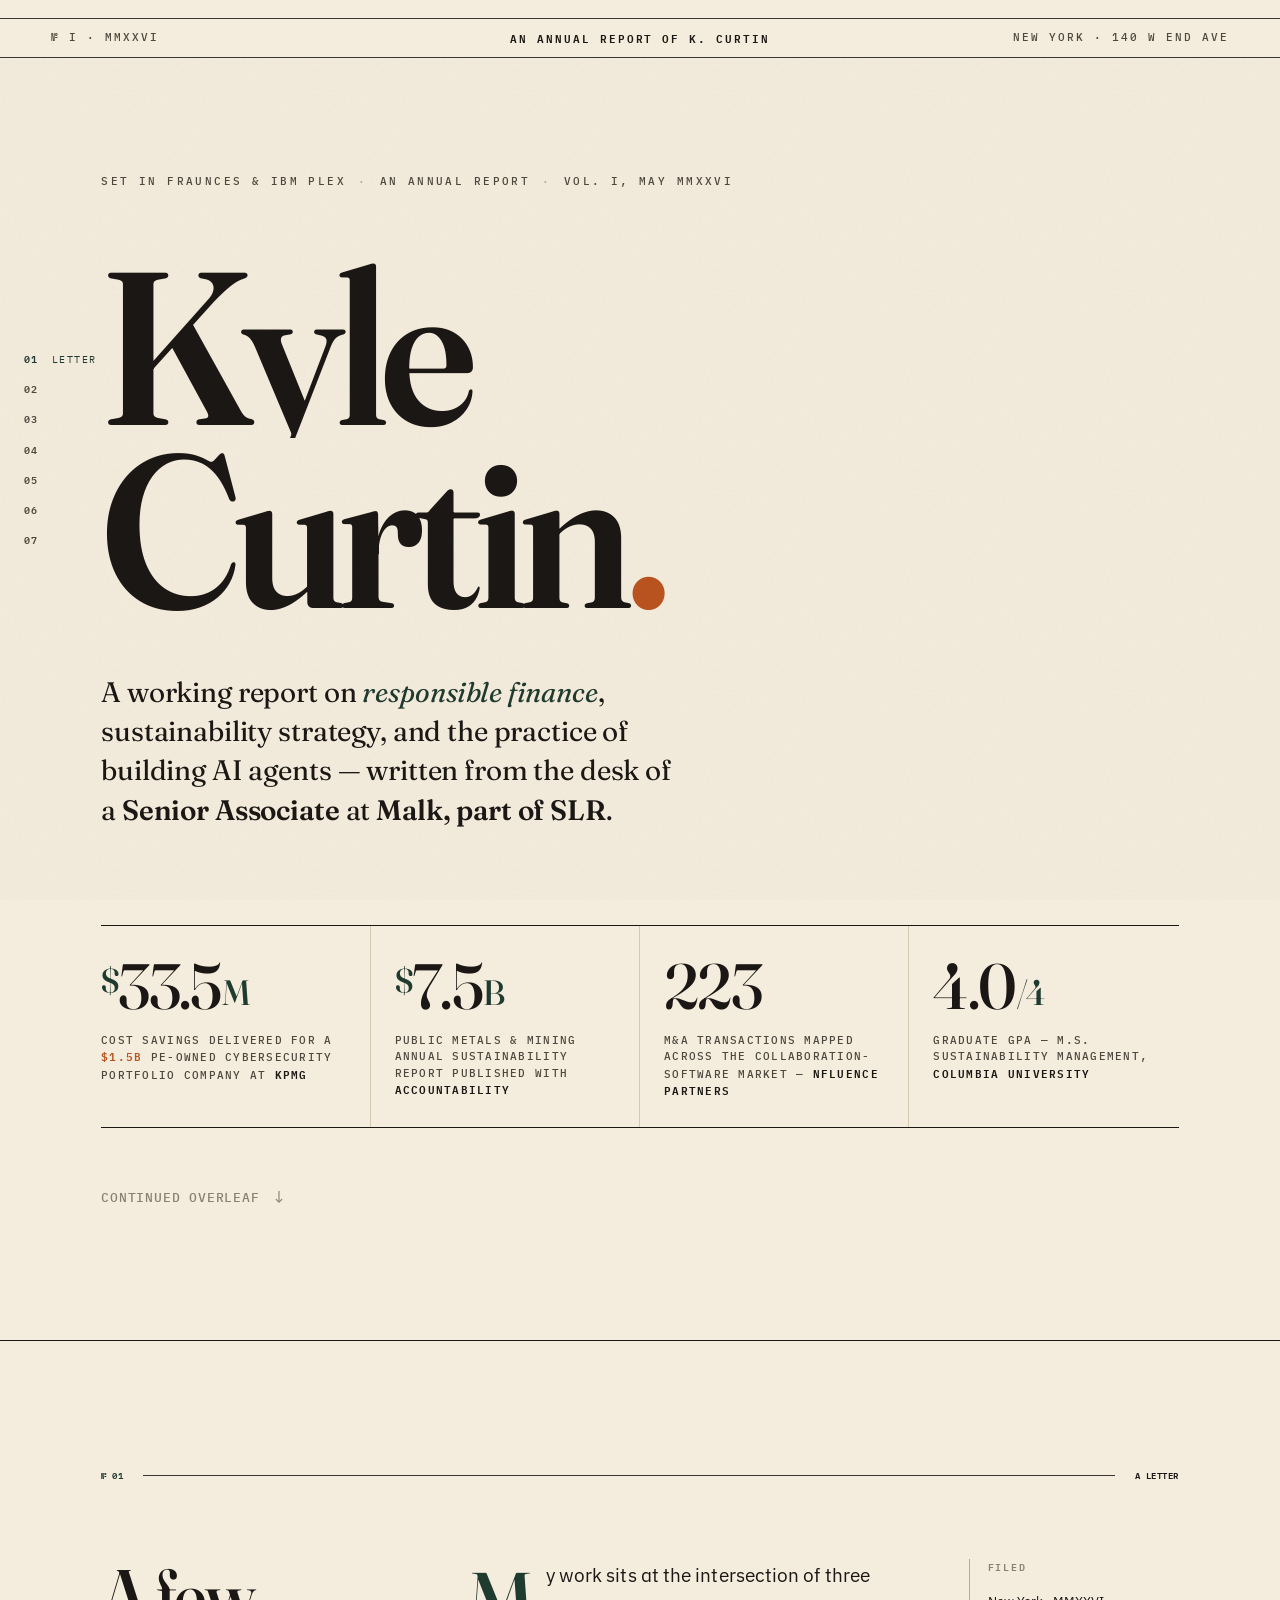
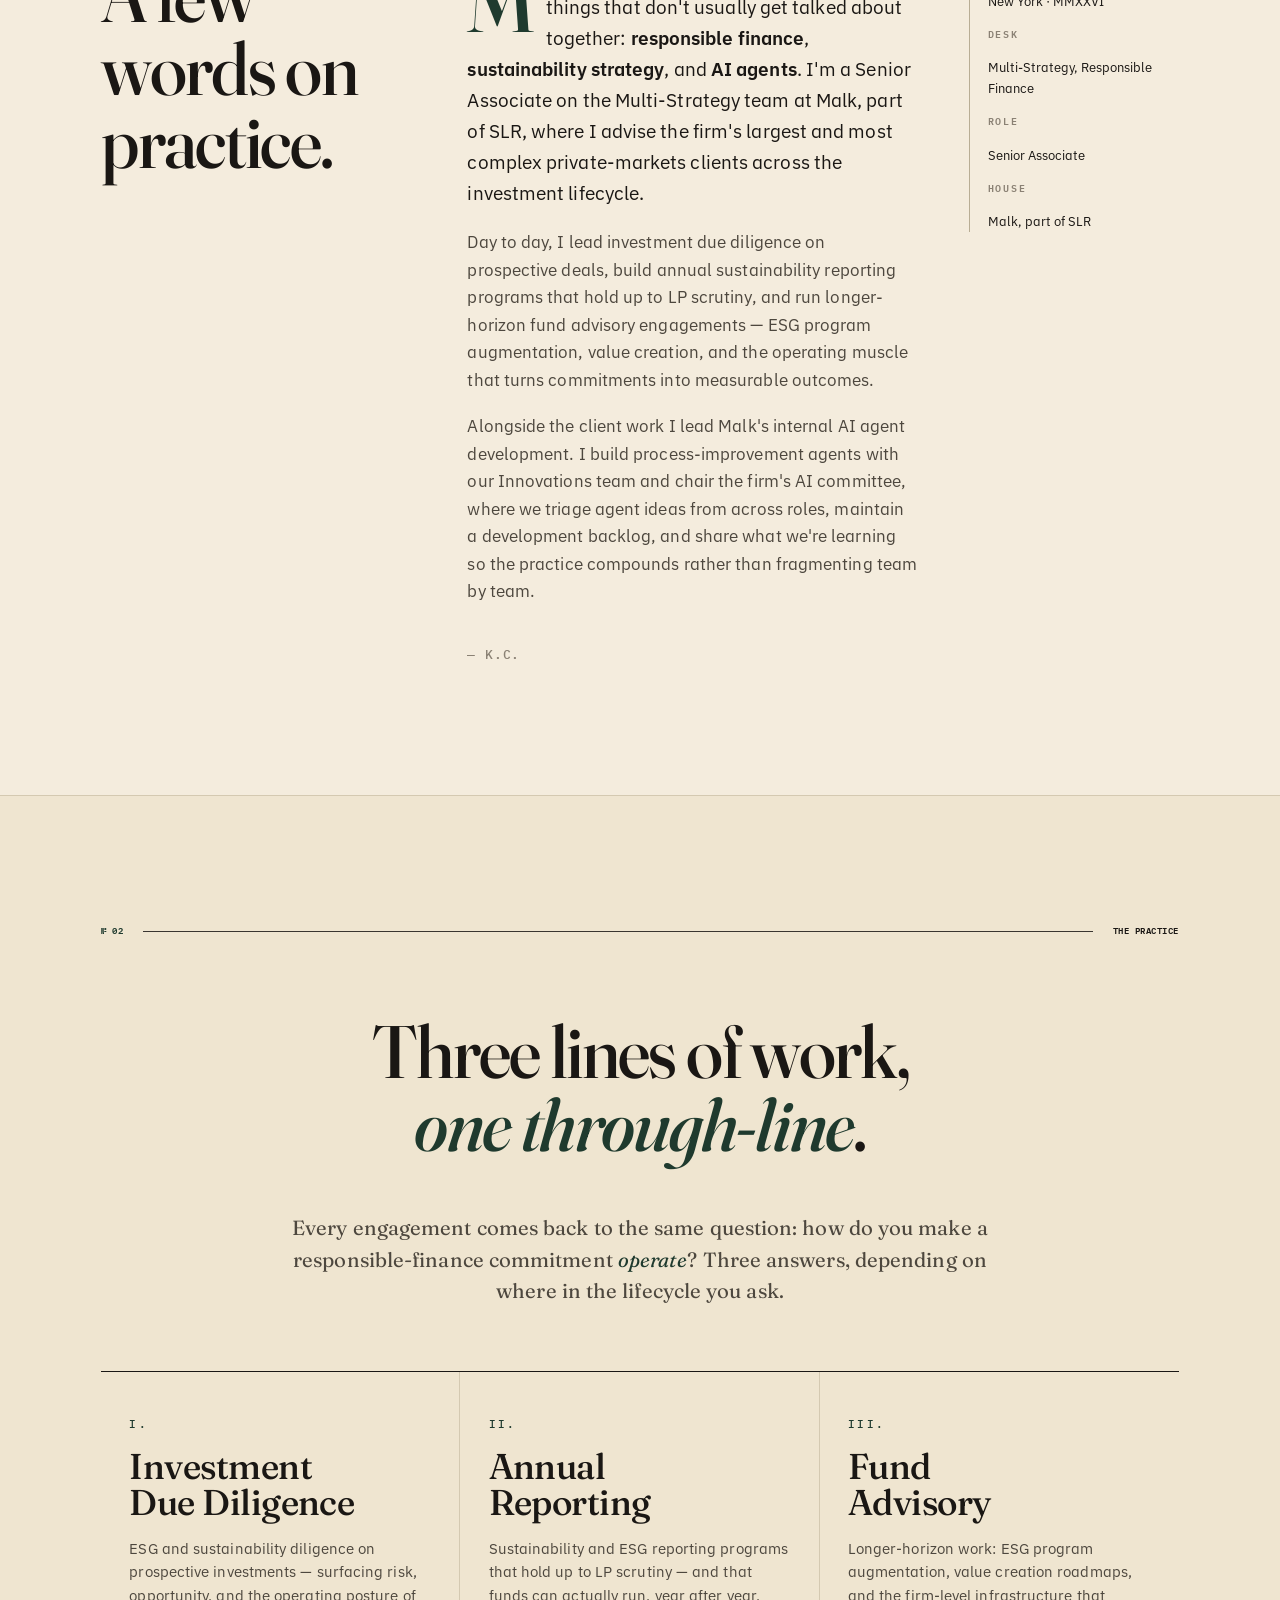
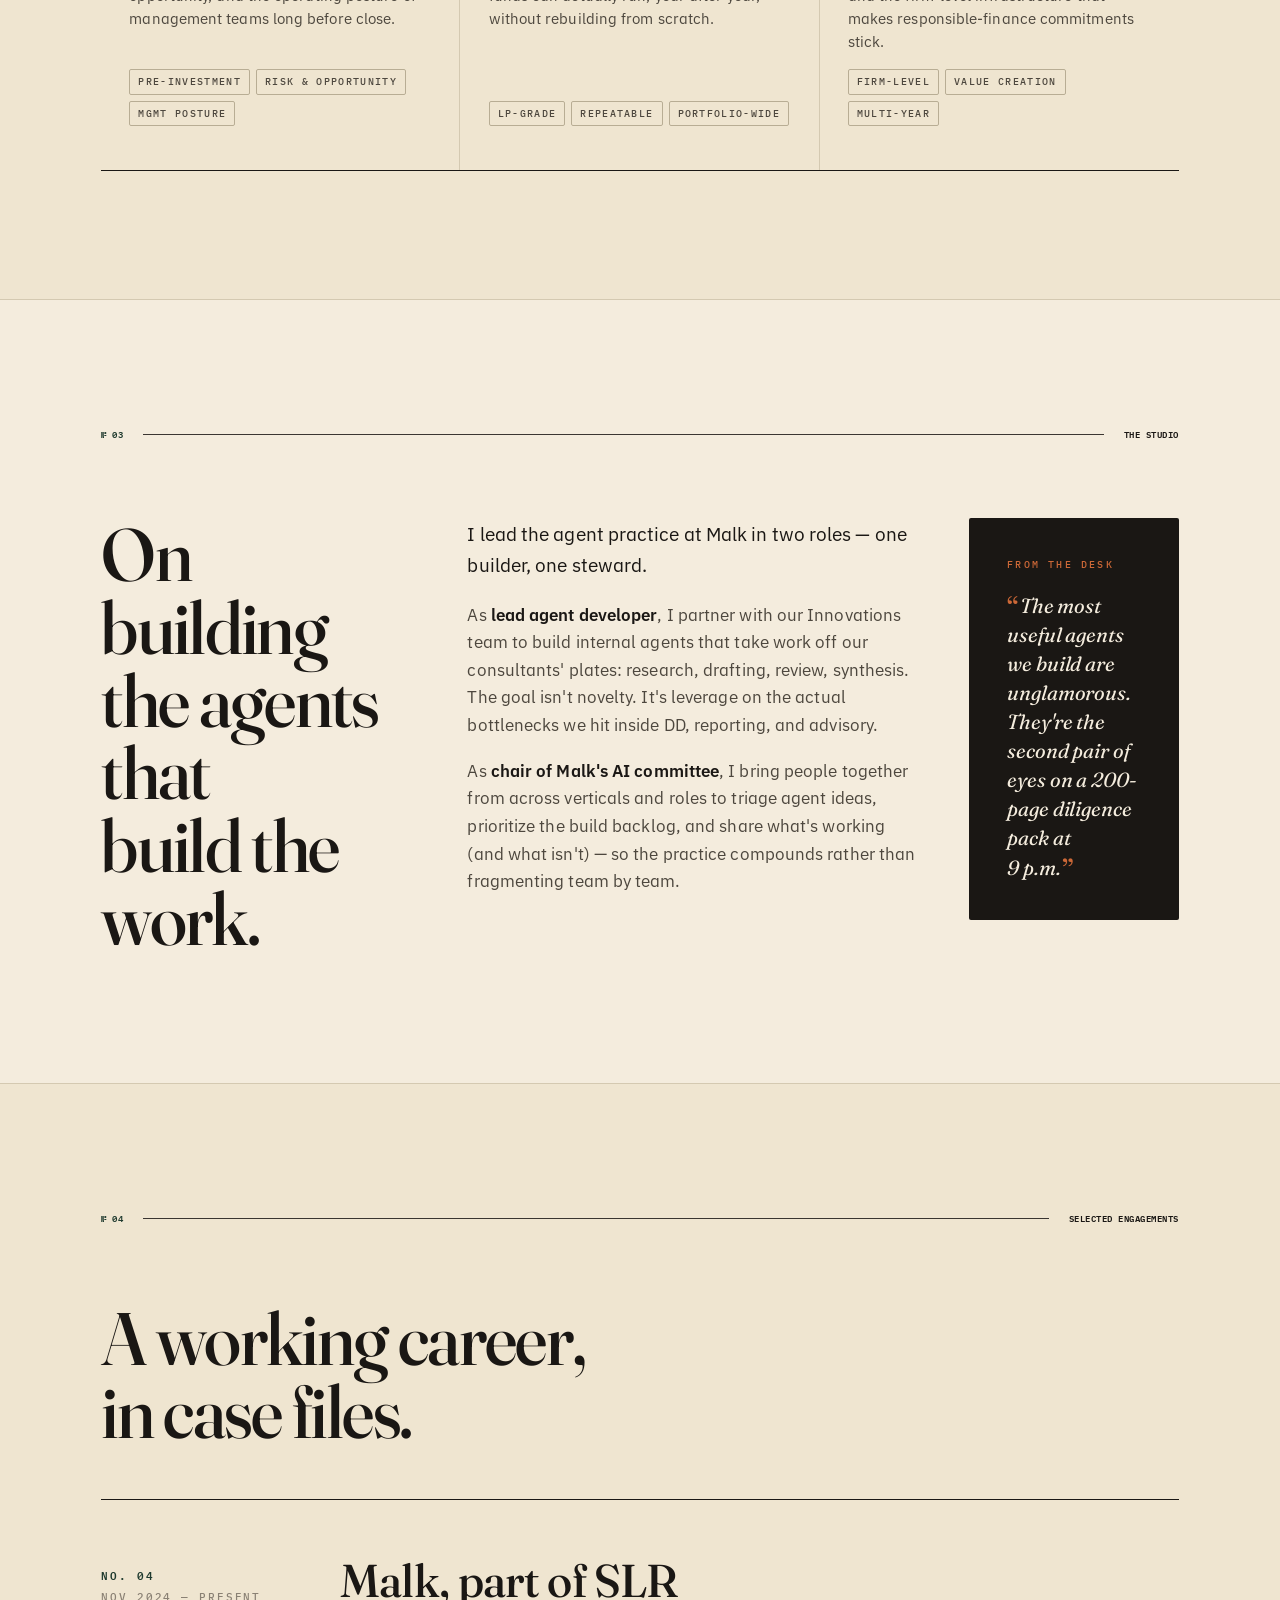
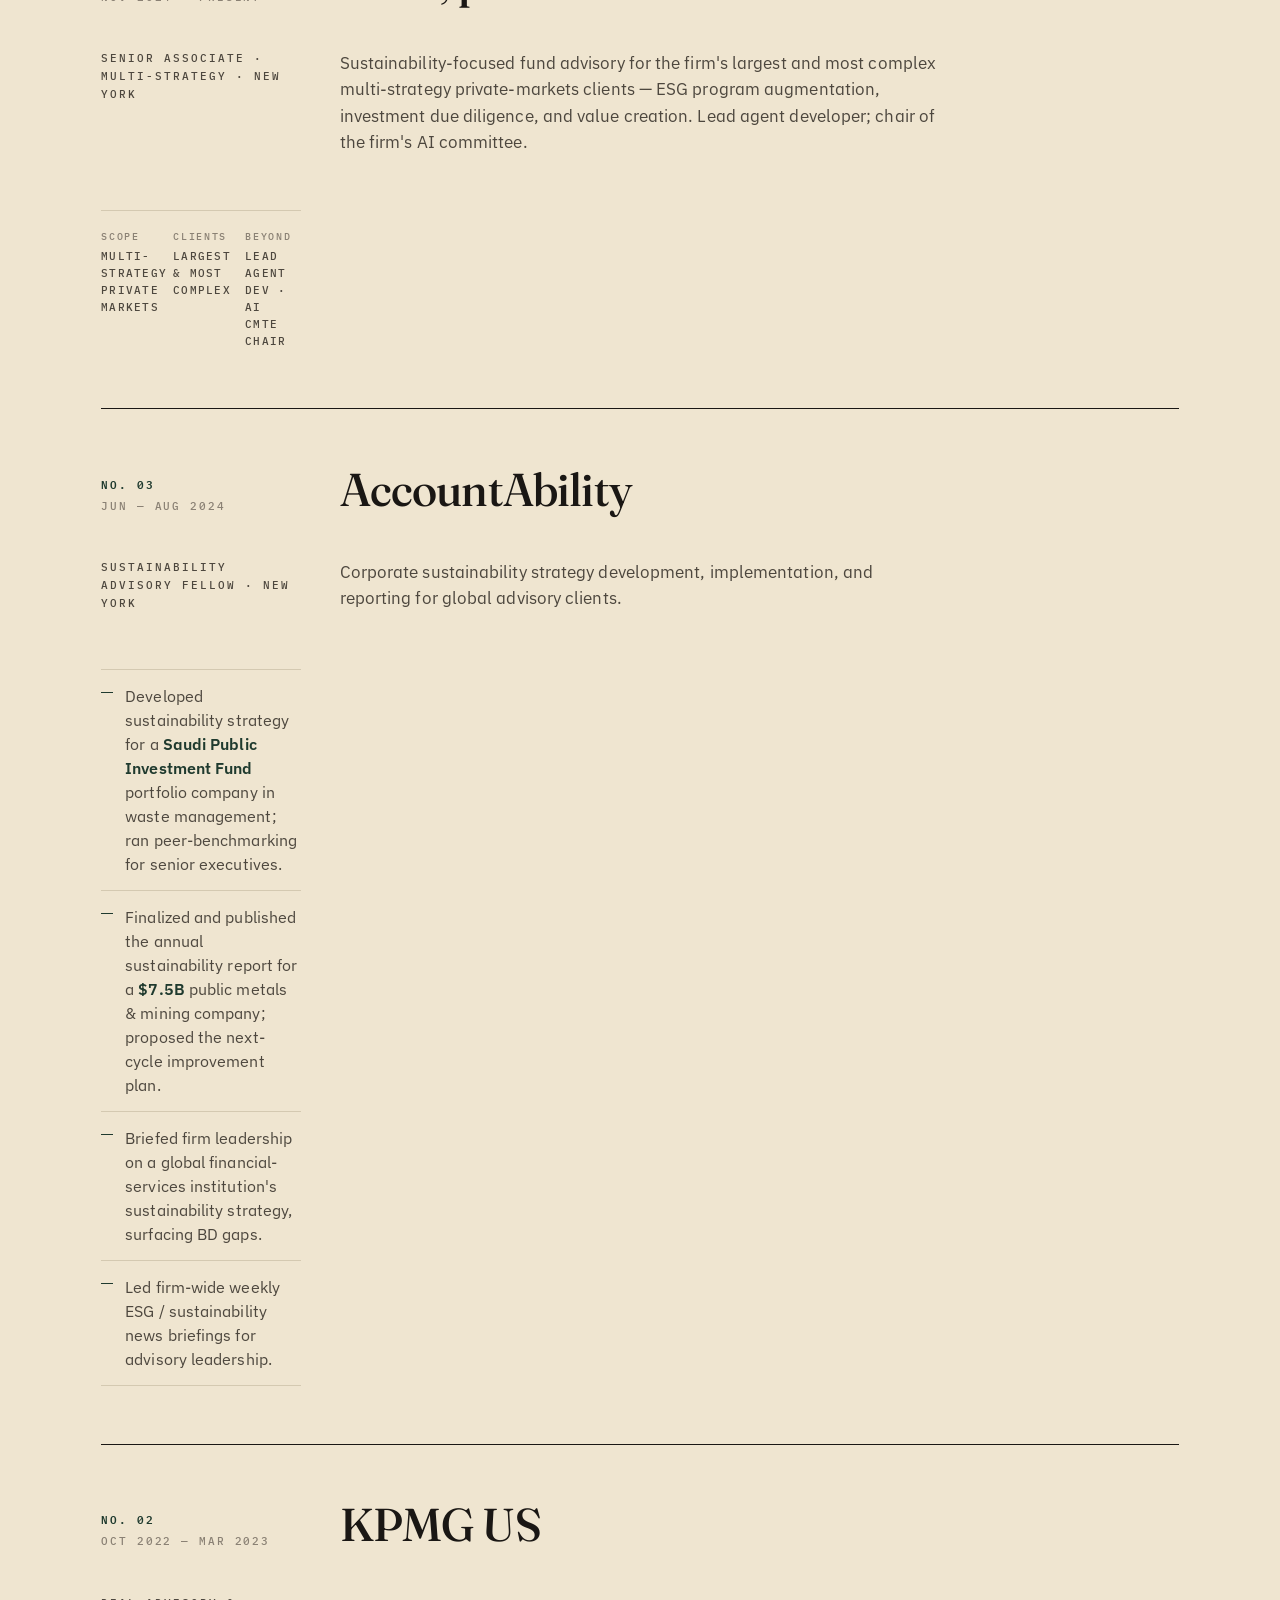
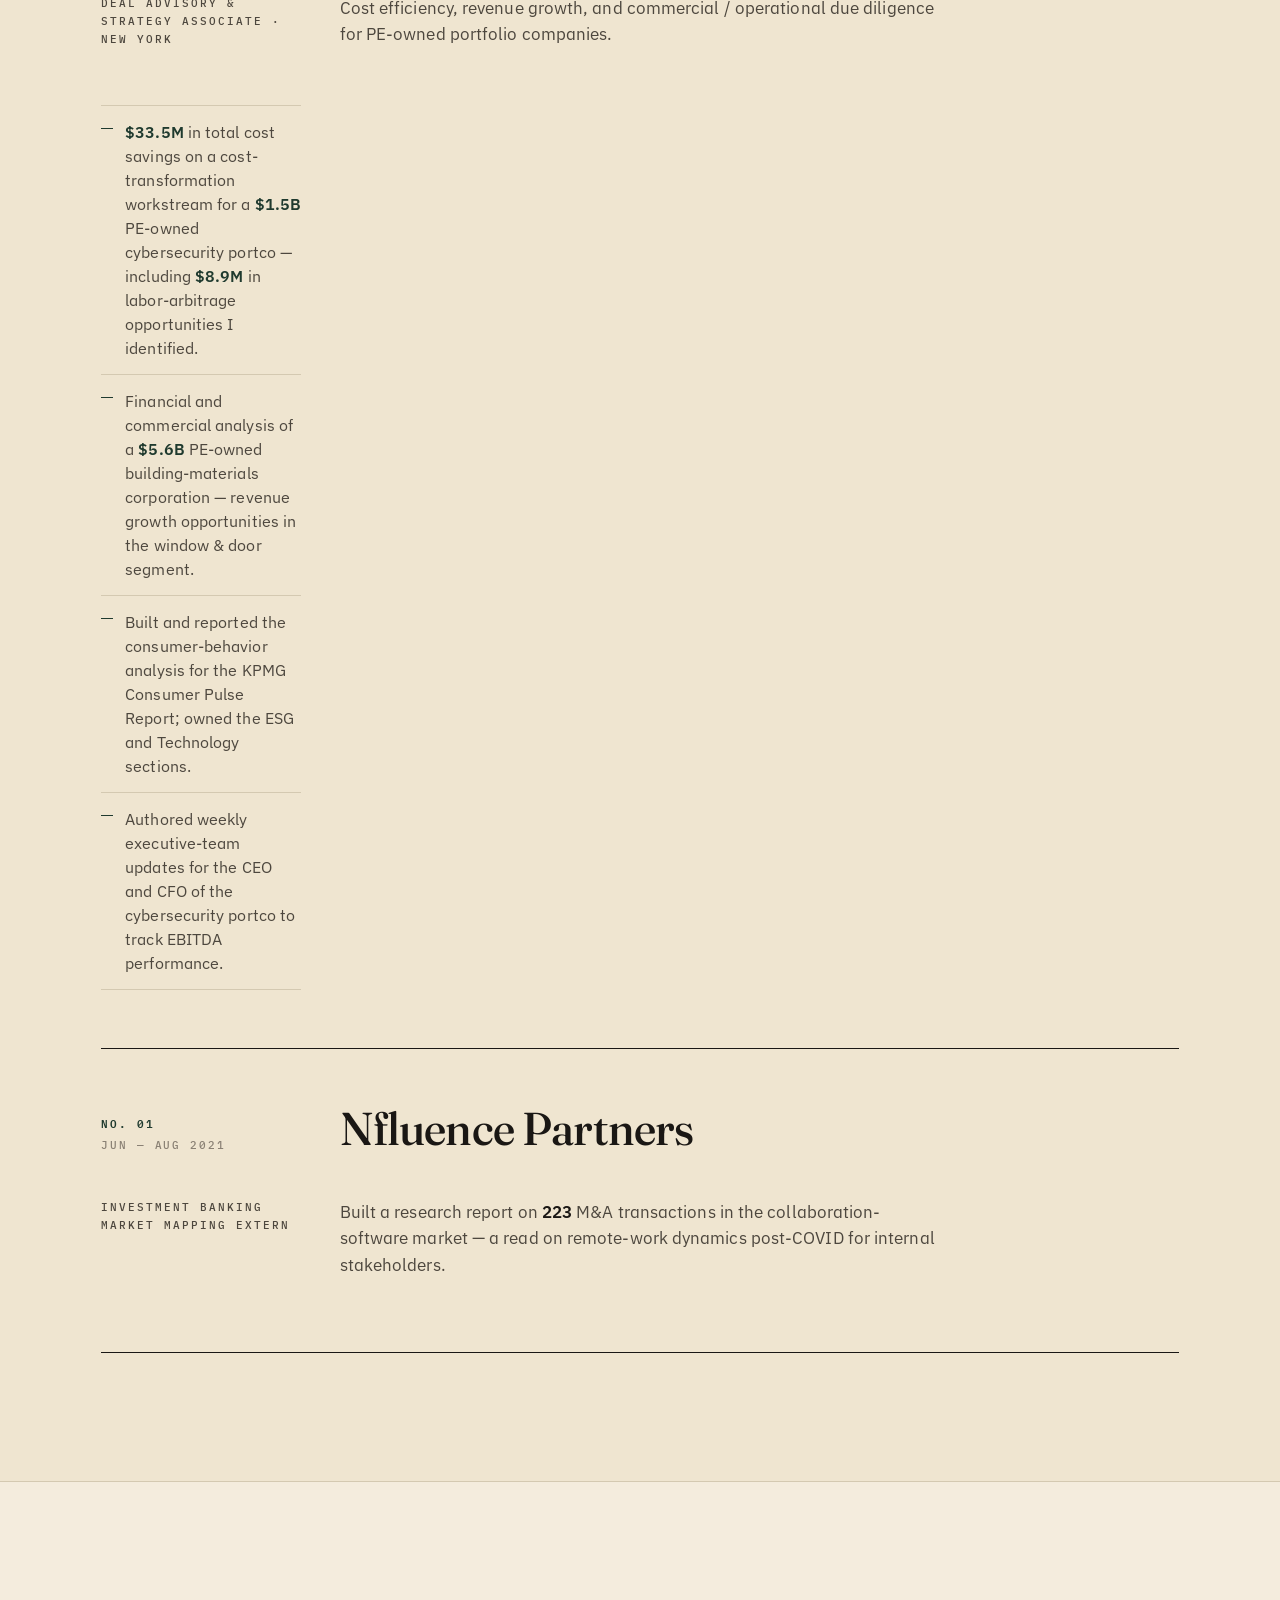
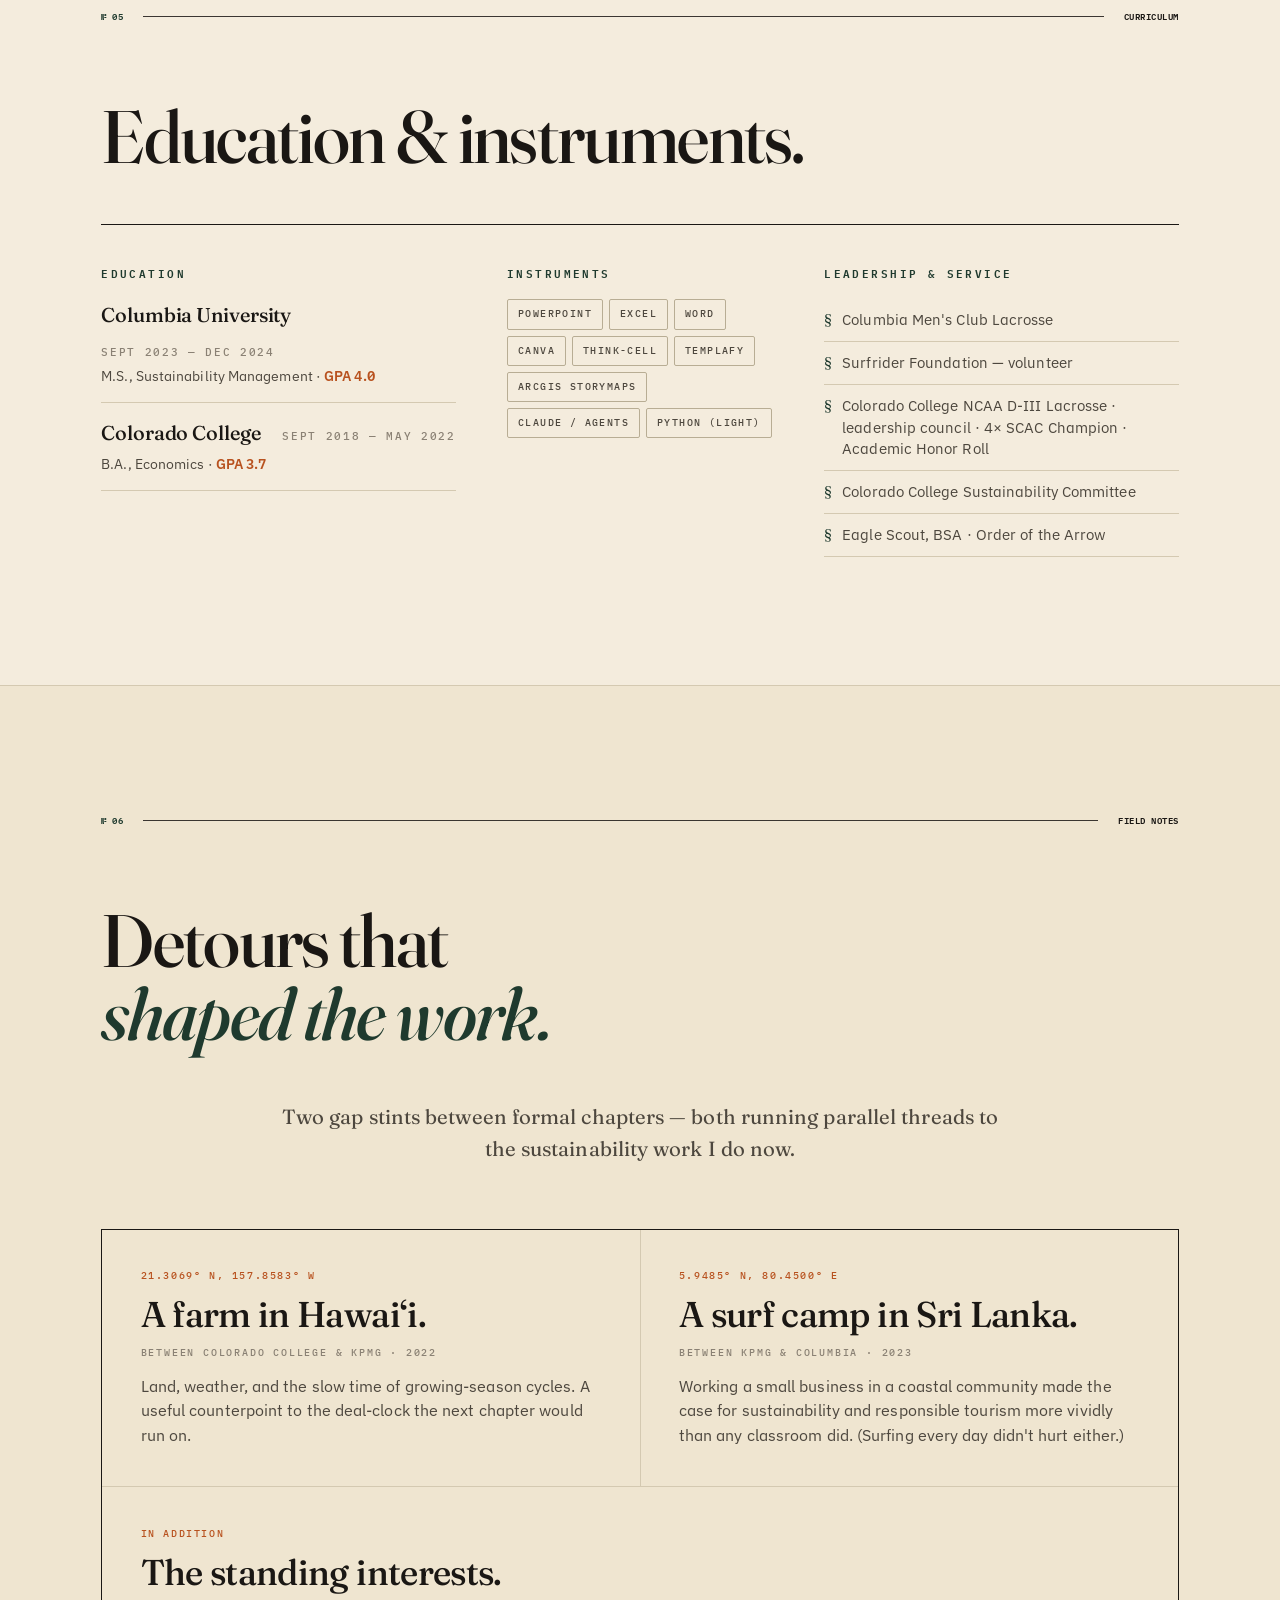
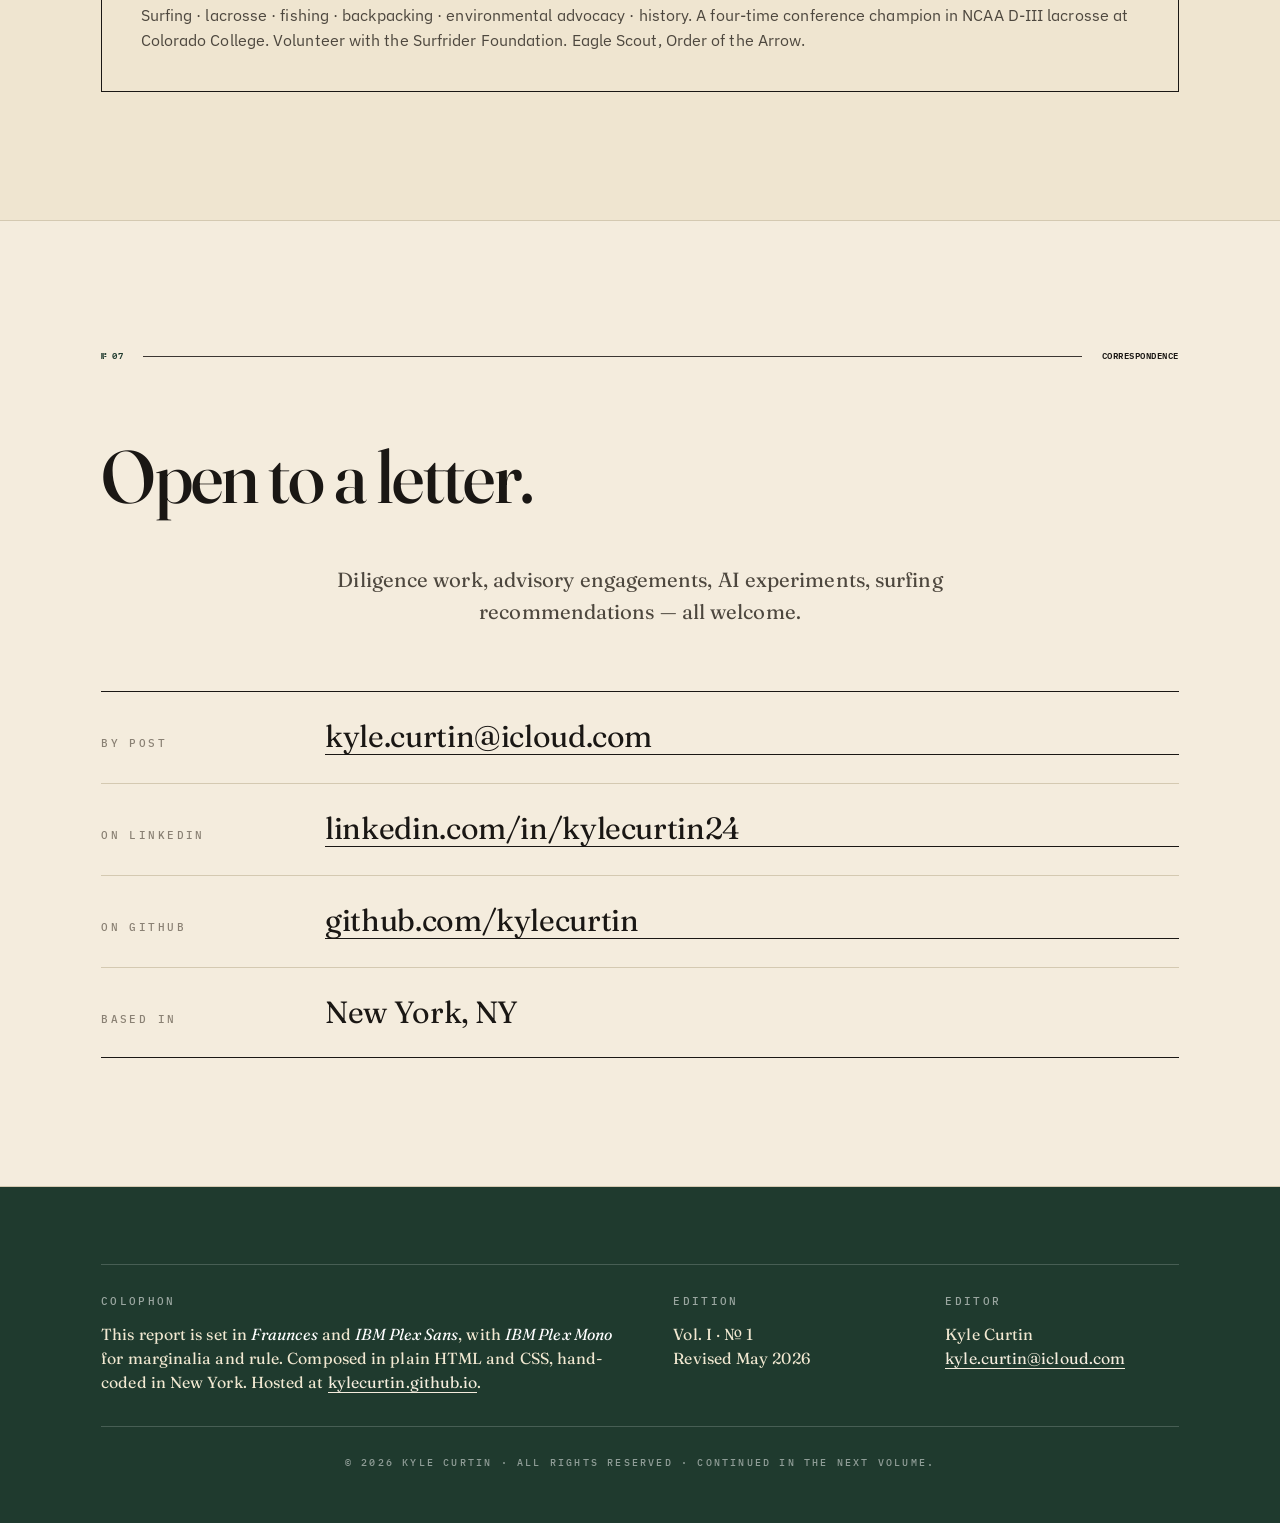
<file: index.html>
<!doctype html>
<html lang="en">
<head>
  <meta charset="utf-8" />
  <meta name="viewport" content="width=device-width, initial-scale=1" />
  <title>Kyle Curtin — An Annual Report</title>
  <meta name="description" content="Kyle Curtin — Senior Associate at Malk, part of SLR. Responsible finance, sustainability strategy, and the practice of building AI agents." />
  <meta name="author" content="Kyle Curtin" />
  <meta name="theme-color" content="#f4ecdd" />
  <meta property="og:title" content="Kyle Curtin — An Annual Report" />
  <meta property="og:description" content="Senior Associate at Malk, part of SLR. Responsible finance, sustainability, and the practice of building AI agents." />
  <meta property="og:type" content="website" />
  <meta property="og:url" content="https://kylecurtin.github.io" />

  <link rel="preconnect" href="https://fonts.googleapis.com" />
  <link rel="preconnect" href="https://fonts.gstatic.com" crossorigin />
  <link href="https://fonts.googleapis.com/css2?family=Fraunces:ital,opsz,wght@0,9..144,300..900;1,9..144,300..900&family=IBM+Plex+Sans:wght@300;400;500;600&family=IBM+Plex+Mono:wght@400;500;600&display=swap" rel="stylesheet" />

  <link rel="icon" href="data:image/svg+xml,%3Csvg xmlns='http://www.w3.org/2000/svg' viewBox='0 0 64 64'%3E%3Crect width='64' height='64' fill='%23f4ecdd'/%3E%3Ctext x='32' y='44' text-anchor='middle' font-family='Georgia,serif' font-size='36' font-weight='600' fill='%231f3a2e'%3EKC%3C/text%3E%3C/svg%3E" />
  <link rel="stylesheet" href="styles.css" />
</head>

<body>

  <!-- Paper grain texture overlay -->
  <div class="grain" aria-hidden="true"></div>

  <!-- Masthead -->
  <header class="masthead" id="top">
    <div class="masthead-rule"></div>
    <div class="masthead-row mono">
      <span class="m-cell">№ I · MMXXVI</span>
      <span class="m-cell m-title">An Annual Report of K. Curtin</span>
      <span class="m-cell m-right">New York · 140 W End Ave</span>
    </div>
    <div class="masthead-rule"></div>
  </header>

  <!-- Floating chapter index -->
  <nav class="folio" aria-label="Chapter index">
    <ol>
      <li><a href="#letter"      data-target="letter"><span class="folio-num">01</span><span class="folio-label">Letter</span></a></li>
      <li><a href="#practice"    data-target="practice"><span class="folio-num">02</span><span class="folio-label">Practice</span></a></li>
      <li><a href="#studio"      data-target="studio"><span class="folio-num">03</span><span class="folio-label">Studio</span></a></li>
      <li><a href="#engagements" data-target="engagements"><span class="folio-num">04</span><span class="folio-label">Engagements</span></a></li>
      <li><a href="#curriculum"  data-target="curriculum"><span class="folio-num">05</span><span class="folio-label">Curriculum</span></a></li>
      <li><a href="#field"       data-target="field"><span class="folio-num">06</span><span class="folio-label">Field&nbsp;Notes</span></a></li>
      <li><a href="#correspond"  data-target="correspond"><span class="folio-num">07</span><span class="folio-label">Correspondence</span></a></li>
    </ol>
  </nav>

  <main>

    <!-- ─────────── COVER ─────────── -->
    <section class="cover" aria-label="Cover">
      <div class="wrap">
        <p class="kicker mono reveal" style="--d:.05s">
          <span>Set in Fraunces &amp; IBM Plex</span>
          <span class="dot">·</span>
          <span>An annual report</span>
          <span class="dot">·</span>
          <span>Vol. I, May MMXXVI</span>
        </p>

        <h1 class="cover-title">
          <span class="line reveal" style="--d:.15s">Kyle</span>
          <span class="line reveal" style="--d:.30s">Curtin<span class="period">.</span></span>
        </h1>

        <p class="deck reveal" style="--d:.55s">
          A working report on <em>responsible finance</em>, sustainability strategy, and the practice of building AI agents — written from the desk of a <strong>Senior Associate</strong> at <strong>Malk, part of SLR</strong>.
        </p>

        <div class="ticker reveal" style="--d:.75s">
          <div class="t-item">
            <span class="figure"><span class="sym">$</span>33.5<span class="suf">M</span></span>
            <span class="caption mono">Cost savings delivered for a <span class="hi">$1.5B</span> PE-owned cybersecurity portfolio company at <strong>KPMG</strong></span>
          </div>
          <div class="t-item">
            <span class="figure"><span class="sym">$</span>7.5<span class="suf">B</span></span>
            <span class="caption mono">Public metals &amp; mining annual sustainability report published with <strong>AccountAbility</strong></span>
          </div>
          <div class="t-item">
            <span class="figure">223</span>
            <span class="caption mono">M&amp;A transactions mapped across the collaboration-software market — <strong>Nfluence Partners</strong></span>
          </div>
          <div class="t-item">
            <span class="figure">4.0<span class="suf">/4</span></span>
            <span class="caption mono">Graduate GPA — M.S. Sustainability Management, <strong>Columbia University</strong></span>
          </div>
        </div>

        <div class="cover-foot reveal" style="--d:.95s">
          <span class="mono">Continued overleaf</span>
          <span class="arrow" aria-hidden="true">↓</span>
        </div>
      </div>
    </section>


    <!-- ─────────── 01 — LETTER ─────────── -->
    <section id="letter" class="chapter">
      <div class="wrap">
        <header class="chapter-head">
          <span class="ch-num mono">№ 01</span>
          <span class="ch-rule"></span>
          <span class="ch-name mono">A Letter</span>
        </header>

        <div class="chapter-grid">
          <h2 class="display">
            A few words on practice.
          </h2>

          <div class="prose">
            <p class="lede has-dropcap">
              My work sits at the intersection of three things that don't usually get talked about together: <strong>responsible finance</strong>, <strong>sustainability strategy</strong>, and <strong>AI agents</strong>. I'm a Senior Associate on the Multi-Strategy team at Malk, part of SLR, where I advise the firm's largest and most complex private-markets clients across the investment lifecycle.
            </p>
            <p>
              Day to day, I lead investment due diligence on prospective deals, build annual sustainability reporting programs that hold up to LP scrutiny, and run longer-horizon fund advisory engagements — ESG program augmentation, value creation, and the operating muscle that turns commitments into measurable outcomes.
            </p>
            <p>
              Alongside the client work I lead Malk's internal AI agent development. I build process-improvement agents with our Innovations team and chair the firm's AI committee, where we triage agent ideas from across roles, maintain a development backlog, and share what we're learning so the practice compounds rather than fragmenting team by team.
            </p>
            <p class="sign-off">
              <span class="mono">— K.C.</span>
            </p>
          </div>

          <aside class="margin-note">
            <dl>
              <dt class="mono">Filed</dt>
              <dd>New York · MMXXVI</dd>
              <dt class="mono">Desk</dt>
              <dd>Multi-Strategy, Responsible Finance</dd>
              <dt class="mono">Role</dt>
              <dd>Senior Associate</dd>
              <dt class="mono">House</dt>
              <dd>Malk, part of SLR</dd>
            </dl>
          </aside>
        </div>
      </div>
    </section>


    <!-- ─────────── 02 — PRACTICE ─────────── -->
    <section id="practice" class="chapter chapter-alt">
      <div class="wrap">
        <header class="chapter-head">
          <span class="ch-num mono">№ 02</span>
          <span class="ch-rule"></span>
          <span class="ch-name mono">The Practice</span>
        </header>

        <h2 class="display center">
          Three lines of work,<br /><em>one through-line</em>.
        </h2>

        <p class="standfirst">
          Every engagement comes back to the same question: how do you make a responsible-finance commitment <em>operate</em>? Three answers, depending on where in the lifecycle you ask.
        </p>

        <div class="services">
          <article class="service">
            <span class="s-num mono">I.</span>
            <h3>Investment<br />Due&nbsp;Diligence</h3>
            <p>ESG and sustainability diligence on prospective investments — surfacing risk, opportunity, and the operating posture of management teams long before close.</p>
            <ul class="tags mono">
              <li>Pre-investment</li><li>Risk &amp; opportunity</li><li>Mgmt posture</li>
            </ul>
          </article>

          <article class="service">
            <span class="s-num mono">II.</span>
            <h3>Annual<br />Reporting</h3>
            <p>Sustainability and ESG reporting programs that hold up to LP scrutiny — and that funds can actually run, year after year, without rebuilding from scratch.</p>
            <ul class="tags mono">
              <li>LP-grade</li><li>Repeatable</li><li>Portfolio-wide</li>
            </ul>
          </article>

          <article class="service">
            <span class="s-num mono">III.</span>
            <h3>Fund<br />Advisory</h3>
            <p>Longer-horizon work: ESG program augmentation, value creation roadmaps, and the firm-level infrastructure that makes responsible-finance commitments stick.</p>
            <ul class="tags mono">
              <li>Firm-level</li><li>Value creation</li><li>Multi-year</li>
            </ul>
          </article>
        </div>
      </div>
    </section>


    <!-- ─────────── 03 — STUDIO ─────────── -->
    <section id="studio" class="chapter">
      <div class="wrap">
        <header class="chapter-head">
          <span class="ch-num mono">№ 03</span>
          <span class="ch-rule"></span>
          <span class="ch-name mono">The Studio</span>
        </header>

        <div class="chapter-grid">
          <h2 class="display">
            On building<br />the agents that<br />build the work.
          </h2>

          <div class="prose">
            <p class="lede">
              I lead the agent practice at Malk in two roles — one builder, one steward.
            </p>
            <p>
              As <strong>lead agent developer</strong>, I partner with our Innovations team to build internal agents that take work off our consultants' plates: research, drafting, review, synthesis. The goal isn't novelty. It's leverage on the actual bottlenecks we hit inside DD, reporting, and advisory.
            </p>
            <p>
              As <strong>chair of Malk's AI committee</strong>, I bring people together from across verticals and roles to triage agent ideas, prioritize the build backlog, and share what's working (and what isn't) — so the practice compounds rather than fragmenting team by team.
            </p>
          </div>

          <aside class="callout">
            <span class="mono c-lbl">From the desk</span>
            <p class="c-quote">
              <span class="quotemark" aria-hidden="true">“</span>The most useful agents we build are unglamorous. They're the second pair of eyes on a 200-page diligence pack at 9&nbsp;p.m.<span class="quotemark close" aria-hidden="true">”</span>
            </p>
          </aside>
        </div>
      </div>
    </section>


    <!-- ─────────── 04 — ENGAGEMENTS ─────────── -->
    <section id="engagements" class="chapter chapter-alt">
      <div class="wrap">
        <header class="chapter-head">
          <span class="ch-num mono">№ 04</span>
          <span class="ch-rule"></span>
          <span class="ch-name mono">Selected Engagements</span>
        </header>

        <h2 class="display">A working career,<br />in case files.</h2>

        <ol class="cases">

          <li class="case">
            <div class="case-meta mono">
              <span class="case-no">No. 04</span>
              <span class="case-date">Nov 2024 — Present</span>
            </div>
            <h3 class="case-title">Malk, part of SLR</h3>
            <p class="case-sub mono">Senior Associate · Multi-Strategy · New York</p>
            <p class="case-body">
              Sustainability-focused fund advisory for the firm's largest and most complex multi-strategy private-markets clients — ESG program augmentation, investment due diligence, and value creation. Lead agent developer; chair of the firm's AI committee.
            </p>
            <div class="case-stats mono">
              <span><em>Scope</em> Multi-strategy private markets</span>
              <span><em>Clients</em> Largest &amp; most complex</span>
              <span><em>Beyond</em> Lead agent dev · AI cmte chair</span>
            </div>
          </li>

          <li class="case">
            <div class="case-meta mono">
              <span class="case-no">No. 03</span>
              <span class="case-date">Jun — Aug 2024</span>
            </div>
            <h3 class="case-title">AccountAbility</h3>
            <p class="case-sub mono">Sustainability Advisory Fellow · New York</p>
            <p class="case-body">
              Corporate sustainability strategy development, implementation, and reporting for global advisory clients.
            </p>
            <ul class="case-bullets">
              <li>Developed sustainability strategy for a <strong>Saudi Public Investment Fund</strong> portfolio company in waste management; ran peer-benchmarking for senior executives.</li>
              <li>Finalized and published the annual sustainability report for a <strong>$7.5B</strong> public metals &amp; mining company; proposed the next-cycle improvement plan.</li>
              <li>Briefed firm leadership on a global financial-services institution's sustainability strategy, surfacing BD gaps.</li>
              <li>Led firm-wide weekly ESG / sustainability news briefings for advisory leadership.</li>
            </ul>
          </li>

          <li class="case">
            <div class="case-meta mono">
              <span class="case-no">No. 02</span>
              <span class="case-date">Oct 2022 — Mar 2023</span>
            </div>
            <h3 class="case-title">KPMG&nbsp;US</h3>
            <p class="case-sub mono">Deal Advisory &amp; Strategy Associate · New York</p>
            <p class="case-body">
              Cost efficiency, revenue growth, and commercial / operational due diligence for PE-owned portfolio companies.
            </p>
            <ul class="case-bullets">
              <li><strong>$33.5M</strong> in total cost savings on a cost-transformation workstream for a <strong>$1.5B</strong> PE-owned cybersecurity portco — including <strong>$8.9M</strong> in labor-arbitrage opportunities I identified.</li>
              <li>Financial and commercial analysis of a <strong>$5.6B</strong> PE-owned building-materials corporation — revenue growth opportunities in the window &amp; door segment.</li>
              <li>Built and reported the consumer-behavior analysis for the KPMG Consumer Pulse Report; owned the ESG and Technology sections.</li>
              <li>Authored weekly executive-team updates for the CEO and CFO of the cybersecurity portco to track EBITDA performance.</li>
            </ul>
          </li>

          <li class="case">
            <div class="case-meta mono">
              <span class="case-no">No. 01</span>
              <span class="case-date">Jun — Aug 2021</span>
            </div>
            <h3 class="case-title">Nfluence Partners</h3>
            <p class="case-sub mono">Investment Banking Market Mapping Extern</p>
            <p class="case-body">
              Built a research report on <strong>223</strong> M&amp;A transactions in the collaboration-software market — a read on remote-work dynamics post-COVID for internal stakeholders.
            </p>
          </li>

        </ol>
      </div>
    </section>


    <!-- ─────────── 05 — CURRICULUM ─────────── -->
    <section id="curriculum" class="chapter">
      <div class="wrap">
        <header class="chapter-head">
          <span class="ch-num mono">№ 05</span>
          <span class="ch-rule"></span>
          <span class="ch-name mono">Curriculum</span>
        </header>

        <h2 class="display">Education &amp; instruments.</h2>

        <div class="cv-grid">
          <div class="cv-col">
            <h3 class="cv-heading mono">Education</h3>
            <ol class="cv-list">
              <li>
                <div class="cv-row">
                  <strong>Columbia University</strong>
                  <span class="mono cv-date">Sept 2023 — Dec 2024</span>
                </div>
                <span class="cv-sub">M.S., Sustainability Management · <span class="hi">GPA 4.0</span></span>
              </li>
              <li>
                <div class="cv-row">
                  <strong>Colorado College</strong>
                  <span class="mono cv-date">Sept 2018 — May 2022</span>
                </div>
                <span class="cv-sub">B.A., Economics · <span class="hi">GPA 3.7</span></span>
              </li>
            </ol>
          </div>

          <div class="cv-col">
            <h3 class="cv-heading mono">Instruments</h3>
            <ul class="cv-pills mono">
              <li>PowerPoint</li>
              <li>Excel</li>
              <li>Word</li>
              <li>Canva</li>
              <li>Think-Cell</li>
              <li>Templafy</li>
              <li>ArcGIS&nbsp;StoryMaps</li>
              <li>Claude / agents</li>
              <li>Python (light)</li>
            </ul>
          </div>

          <div class="cv-col">
            <h3 class="cv-heading mono">Leadership &amp; Service</h3>
            <ul class="cv-bullets">
              <li>Columbia Men's Club Lacrosse</li>
              <li>Surfrider Foundation — volunteer</li>
              <li>Colorado College NCAA D-III Lacrosse · leadership council · 4× SCAC Champion · Academic Honor Roll</li>
              <li>Colorado College Sustainability Committee</li>
              <li>Eagle Scout, BSA · Order of the Arrow</li>
            </ul>
          </div>
        </div>
      </div>
    </section>


    <!-- ─────────── 06 — FIELD NOTES ─────────── -->
    <section id="field" class="chapter chapter-alt">
      <div class="wrap">
        <header class="chapter-head">
          <span class="ch-num mono">№ 06</span>
          <span class="ch-rule"></span>
          <span class="ch-name mono">Field Notes</span>
        </header>

        <h2 class="display">Detours that<br /><em>shaped the work.</em></h2>

        <p class="standfirst">
          Two gap stints between formal chapters — both running parallel threads to the sustainability work I do now.
        </p>

        <div class="field-grid">
          <article class="field-card">
            <span class="loc mono">21.3069° N, 157.8583° W</span>
            <h3>A farm in Hawai‘i.</h3>
            <p class="field-when mono">Between Colorado College &amp; KPMG · 2022</p>
            <p>Land, weather, and the slow time of growing-season cycles. A useful counterpoint to the deal-clock the next chapter would run on.</p>
          </article>

          <article class="field-card">
            <span class="loc mono">5.9485° N, 80.4500° E</span>
            <h3>A surf camp in Sri Lanka.</h3>
            <p class="field-when mono">Between KPMG &amp; Columbia · 2023</p>
            <p>Working a small business in a coastal community made the case for sustainability and responsible tourism more vividly than any classroom did. (Surfing every day didn't hurt either.)</p>
          </article>

          <article class="field-card field-card-wide">
            <span class="loc mono">In addition</span>
            <h3>The standing interests.</h3>
            <p>Surfing · lacrosse · fishing · backpacking · environmental advocacy · history. A four-time conference champion in NCAA D-III lacrosse at Colorado College. Volunteer with the Surfrider Foundation. Eagle Scout, Order of the Arrow.</p>
          </article>
        </div>
      </div>
    </section>


    <!-- ─────────── 07 — CORRESPONDENCE ─────────── -->
    <section id="correspond" class="chapter">
      <div class="wrap">
        <header class="chapter-head">
          <span class="ch-num mono">№ 07</span>
          <span class="ch-rule"></span>
          <span class="ch-name mono">Correspondence</span>
        </header>

        <h2 class="display">Open to a&nbsp;letter.</h2>
        <p class="standfirst">
          Diligence work, advisory engagements, AI experiments, surfing recommendations — all welcome.
        </p>

        <ul class="contact">
          <li>
            <span class="c-key mono">By post</span>
            <a class="c-val big" href="mailto:kyle.curtin@icloud.com">kyle.curtin@icloud.com</a>
          </li>
          <li>
            <span class="c-key mono">On LinkedIn</span>
            <a class="c-val big" href="https://linkedin.com/in/kylecurtin24/" target="_blank" rel="me noopener">linkedin.com/in/kylecurtin24</a>
          </li>
          <li>
            <span class="c-key mono">On GitHub</span>
            <a class="c-val big" href="https://github.com/kylecurtin" target="_blank" rel="me noopener">github.com/kylecurtin</a>
          </li>
          <li>
            <span class="c-key mono">Based in</span>
            <span class="c-val">New York, NY</span>
          </li>
        </ul>
      </div>
    </section>

  </main>


  <!-- ─────────── COLOPHON ─────────── -->
  <footer class="colophon">
    <div class="wrap">
      <div class="colophon-rule"></div>
      <div class="colophon-grid">
        <div>
          <p class="mono c-lbl">Colophon</p>
          <p class="c-body">
            This report is set in <em>Fraunces</em> and <em>IBM Plex Sans</em>, with <em>IBM Plex Mono</em> for marginalia and rule. Composed in plain HTML and CSS, hand-coded in New York. Hosted at <a href="https://kylecurtin.github.io">kylecurtin.github.io</a>.
          </p>
        </div>
        <div>
          <p class="mono c-lbl">Edition</p>
          <p class="c-body">
            Vol. I · № <span id="rev">1</span><br />
            Revised <span id="revdate">May 2026</span>
          </p>
        </div>
        <div>
          <p class="mono c-lbl">Editor</p>
          <p class="c-body">
            Kyle Curtin<br />
            <a href="mailto:kyle.curtin@icloud.com">kyle.curtin@icloud.com</a>
          </p>
        </div>
      </div>
      <div class="colophon-rule"></div>
      <p class="copy mono">© <span id="year"></span> Kyle Curtin · All rights reserved · Continued in the next volume.</p>
    </div>
  </footer>


  <script>
    // Year
    document.getElementById('year').textContent = new Date().getFullYear();

    // Reveal on scroll (subtle fade/translate)
    const io = new IntersectionObserver((entries) => {
      for (const e of entries) {
        if (e.isIntersecting) {
          e.target.classList.add('in');
          io.unobserve(e.target);
        }
      }
    }, { rootMargin: '0px 0px -10% 0px', threshold: 0.08 });

    document.querySelectorAll('.chapter, .ticker, .cover-foot, .deck, .cover-title, .kicker').forEach(el => io.observe(el));

    // Active chapter in folio
    const folioLinks = document.querySelectorAll('.folio a');
    const chapters = [...document.querySelectorAll('main > section[id]')];
    const setActive = () => {
      const y = window.scrollY + window.innerHeight * 0.35;
      let active = chapters[0]?.id;
      for (const c of chapters) {
        if (c.offsetTop <= y) active = c.id;
      }
      folioLinks.forEach(a => {
        a.parentElement.classList.toggle('active', a.dataset.target === active);
      });
    };
    setActive();
    window.addEventListener('scroll', setActive, { passive: true });
    window.addEventListener('resize', setActive);
  </script>
</body>
</html>
</file>
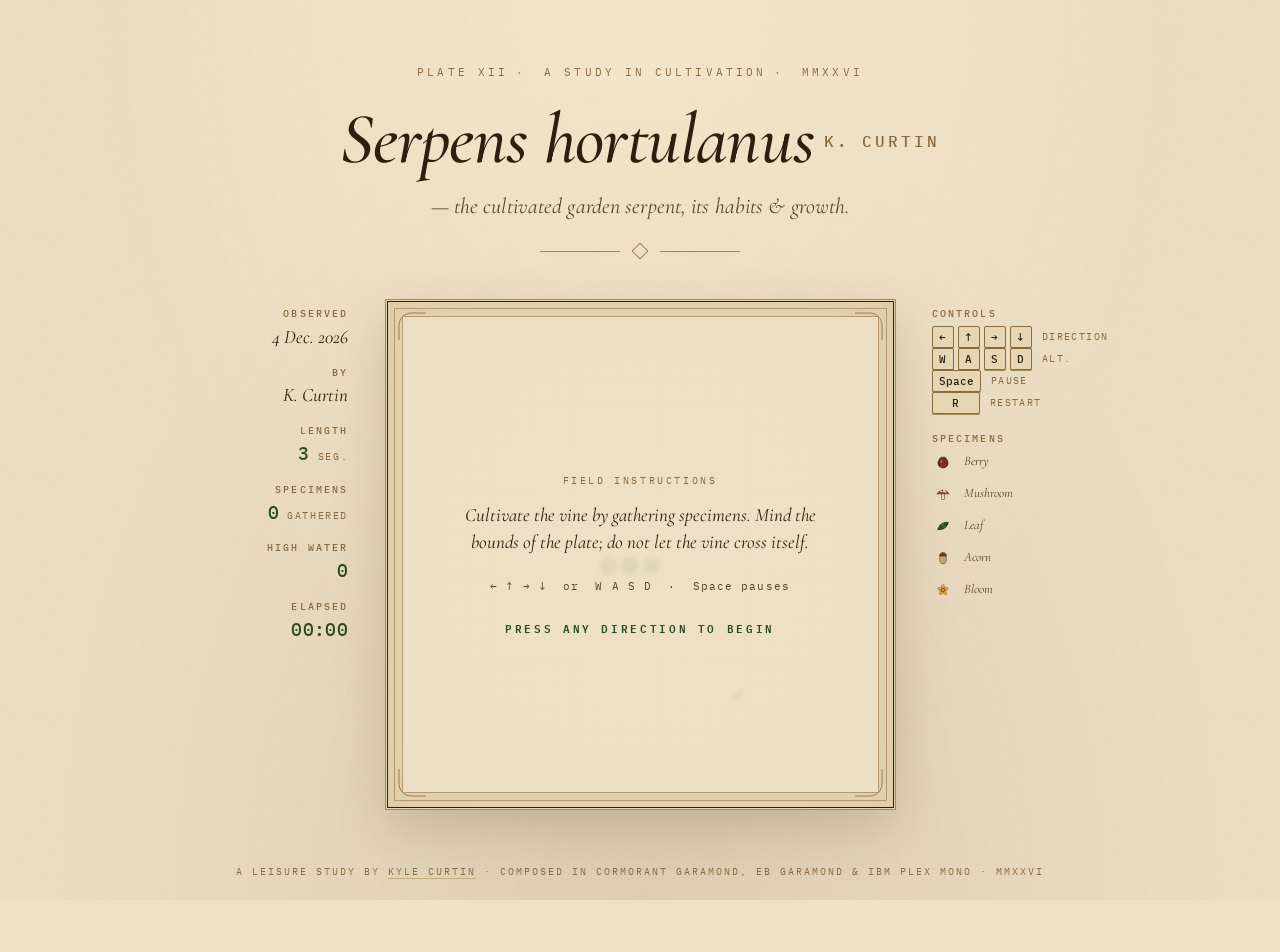
<file: snake.html>
<!doctype html>
<html lang="en">
<head>
<meta charset="utf-8" />
<meta name="viewport" content="width=device-width, initial-scale=1" />
<title>Plate XII — Serpens hortulanus · A study in cultivation</title>
<meta name="description" content="A snake game presented as a botanical field study. A diversion by Kyle Curtin." />
<meta name="theme-color" content="#ede0c6" />
<meta name="color-scheme" content="light" />

<link rel="icon" href="data:image/svg+xml,%3Csvg xmlns='http://www.w3.org/2000/svg' viewBox='0 0 64 64'%3E%3Crect width='64' height='64' fill='%23ede0c6'/%3E%3Cpath d='M14 44 C 14 28, 28 28, 32 32 C 36 36, 50 36, 50 20' stroke='%232d4a25' stroke-width='6' fill='none' stroke-linecap='round'/%3E%3Ccircle cx='52' cy='18' r='4' fill='%23842a26'/%3E%3C/svg%3E" />
<link rel="preconnect" href="https://fonts.googleapis.com" />
<link rel="preconnect" href="https://fonts.gstatic.com" crossorigin />
<link href="https://fonts.googleapis.com/css2?family=Cormorant+Garamond:ital,wght@0,400;0,500;0,600;1,400;1,500;1,600&family=EB+Garamond:ital,wght@0,400;0,500;0,600;1,400&family=IBM+Plex+Mono:wght@400;500;600&display=swap" rel="stylesheet" />

<style>
  /* ─────────────────────────────────────────────────────────
     PLATE XII — A study in cultivation
     A botanical field-study presentation of the snake diversion.
     ───────────────────────────────────────────────────────── */

  :root {
    /* Paper & ink */
    --paper:        #ede0c6;
    --paper-warm:   #e6d6b3;
    --paper-deep:   #dcc89e;
    --ink:          #2b1f10;
    --ink-soft:     #5a4528;
    --ink-muted:    #8a6a3f;
    --sepia:        #8a6a3f;
    --sepia-soft:   #b59870;
    --rule:         #c4ad7e;
    --rule-strong:  #a48857;

    /* Botanical greens */
    --moss:         #4a6b3a;
    --moss-deep:    #354c2a;
    --vine:         #2d4a25;
    --vine-deep:    #1f3318;
    --leaf-soft:    #5e7d44;

    /* Berry & bloom */
    --berry:        #842a26;
    --berry-deep:   #5e1e1c;
    --bloom:        #d4a64a;
    --bone:         #f4ecdd;

    /* Type */
    --display:      "Cormorant Garamond", "Iowan Old Style", Georgia, serif;
    --serif:        "EB Garamond", "Iowan Old Style", Georgia, serif;
    --mono:         "IBM Plex Mono", ui-monospace, "SFMono-Regular", Menlo, monospace;

    /* Motion */
    --ease:         cubic-bezier(.16, 1, .3, 1);
  }

  *, *::before, *::after { box-sizing: border-box; }

  html, body { height: 100%; }

  body {
    margin: 0;
    background: var(--paper);
    color: var(--ink);
    font-family: var(--serif);
    font-size: 17px;
    line-height: 1.55;
    text-rendering: optimizeLegibility;
    -webkit-font-smoothing: antialiased;
    -moz-osx-font-smoothing: grayscale;
    overflow-x: hidden;
  }

  ::selection { background: var(--vine); color: var(--paper); }

  /* Paper grain — subtle noise */
  .grain {
    pointer-events: none;
    position: fixed;
    inset: 0;
    z-index: 1;
    opacity: 0.55;
    mix-blend-mode: multiply;
    background-image: url("data:image/svg+xml;utf8,<svg viewBox='0 0 240 240' xmlns='http://www.w3.org/2000/svg'><filter id='n'><feTurbulence type='fractalNoise' baseFrequency='0.82' numOctaves='2' seed='7' stitchTiles='stitch'/><feColorMatrix values='0 0 0 0 0.16  0 0 0 0 0.12  0 0 0 0 0.06  0 0 0 0.08 0'/></filter><rect width='240' height='240' filter='url(%23n)'/></svg>");
    background-size: 240px 240px;
  }

  /* Aged paper vignette */
  body::before {
    content: '';
    pointer-events: none;
    position: fixed;
    inset: 0;
    z-index: 0;
    background:
      radial-gradient(ellipse at top, rgba(252, 240, 210, 0.55), transparent 60%),
      radial-gradient(ellipse at bottom, rgba(120, 80, 30, 0.10), transparent 65%);
  }

  /* ───── Page ───── */
  .page {
    position: relative;
    z-index: 2;
    max-width: 1080px;
    margin: 0 auto;
    padding: clamp(36px, 5vw, 64px) clamp(20px, 4vw, 48px) clamp(48px, 6vw, 72px);
  }

  /* ───── Title block ───── */
  .title {
    text-align: center;
    margin: 0 auto clamp(28px, 4vw, 44px);
    max-width: 720px;
  }
  .kicker {
    font-family: var(--mono);
    font-size: 11px;
    letter-spacing: 0.28em;
    text-transform: uppercase;
    color: var(--sepia);
    margin: 0 0 22px;
  }
  .kicker .dot { color: var(--rule-strong); margin: 0 8px; }

  .binomial {
    font-family: var(--display);
    font-style: italic;
    font-weight: 500;
    font-size: clamp(40px, 7vw, 72px);
    line-height: 1.0;
    letter-spacing: -0.012em;
    margin: 0;
    color: var(--ink);
  }
  .binomial .auth {
    font-style: normal;
    font-family: var(--mono);
    font-size: 0.22em;
    letter-spacing: 0.18em;
    vertical-align: 0.95em;
    margin-left: 10px;
    color: var(--sepia);
    text-transform: uppercase;
    font-weight: 500;
  }

  .common {
    font-family: var(--display);
    font-style: italic;
    font-size: clamp(17px, 2vw, 22px);
    color: var(--ink-soft);
    margin: 14px 0 22px;
    letter-spacing: 0.005em;
  }

  .title-rule {
    display: flex;
    align-items: center;
    justify-content: center;
    gap: 14px;
    margin-top: 4px;
  }
  .title-rule .seg {
    height: 1px;
    width: 80px;
    background: var(--rule-strong);
  }
  .title-rule .glyph {
    width: 12px;
    height: 12px;
    transform: rotate(45deg);
    border: 1px solid var(--rule-strong);
    background: var(--paper);
  }

  /* ───── Study layout ───── */
  .study {
    display: grid;
    grid-template-columns: 200px auto 200px;
    gap: clamp(20px, 3vw, 40px);
    align-items: start;
    justify-content: center;
  }

  /* ───── Annotation panels ───── */
  .annot {
    padding-top: 6px;
  }
  .annot-left { text-align: right; }
  .annot-left dt, .annot-left dd, .annot-left .legend { justify-content: flex-end; }
  .annot-right { text-align: left; }

  .annot dl {
    margin: 0;
    display: flex;
    flex-direction: column;
    gap: 18px;
  }
  .annot dt {
    font-family: var(--mono);
    font-size: 9.5px;
    letter-spacing: 0.22em;
    text-transform: uppercase;
    color: var(--ink-muted);
    margin-bottom: 4px;
    font-weight: 500;
  }
  .annot dd {
    margin: 0;
    font-family: var(--display);
    font-style: italic;
    font-size: 19px;
    color: var(--ink);
    line-height: 1.15;
  }
  .annot dd .num {
    font-family: var(--mono);
    font-style: normal;
    font-weight: 500;
    color: var(--vine);
    font-size: 18px;
    letter-spacing: 0.02em;
  }
  .annot dd small {
    font-family: var(--mono);
    font-style: normal;
    font-size: 10px;
    letter-spacing: 0.16em;
    text-transform: uppercase;
    color: var(--ink-muted);
    margin-left: 4px;
  }

  /* Stat that flashes briefly when score changes */
  .annot dd.bump .num {
    animation: bump .5s var(--ease);
  }
  @keyframes bump {
    0% { color: var(--berry); transform: scale(1); }
    50% { color: var(--berry); transform: scale(1.15); }
    100% { color: var(--vine); transform: scale(1); }
  }
  .annot dd .num { display: inline-block; transform-origin: center; }

  /* Controls legend */
  .legend {
    display: flex !important;
    flex-wrap: wrap;
    gap: 4px;
    align-items: center;
    font-size: 12px !important;
    font-style: normal !important;
    font-family: var(--mono) !important;
  }
  .key {
    display: inline-flex;
    align-items: center;
    justify-content: center;
    min-width: 22px;
    height: 22px;
    padding: 0 6px;
    border: 1px solid var(--sepia);
    border-radius: 2px;
    background: var(--paper-warm);
    font-family: var(--mono);
    font-size: 11px;
    color: var(--ink);
    font-weight: 500;
    box-shadow: 0 1px 0 var(--rule-strong);
  }
  .key.wide { min-width: 48px; }
  .lbl {
    font-family: var(--mono);
    font-size: 10px;
    letter-spacing: 0.14em;
    color: var(--ink-muted);
    margin-left: 6px;
    text-transform: uppercase;
  }
  .mt { margin-top: 12px; }

  /* Specimen legend */
  .spec-legend {
    display: grid !important;
    grid-template-columns: 1fr;
    gap: 10px !important;
    font-style: normal !important;
    font-family: var(--mono) !important;
    font-size: 11px !important;
  }
  .spec-legend > div {
    display: flex;
    align-items: center;
    gap: 10px;
  }
  .spec-legend canvas {
    width: 22px;
    height: 22px;
    flex-shrink: 0;
  }
  .spec-legend span {
    font-family: var(--display);
    font-style: italic;
    font-size: 13px;
    color: var(--ink-soft);
  }

  /* ───── Board ───── */
  .board {
    position: relative;
    padding: 14px;
    background: var(--paper-warm);
    border: 1px solid var(--ink);
    box-shadow:
      0 0 0 1px var(--paper-warm),
      0 0 0 2px var(--rule-strong),
      0 20px 50px rgba(60, 35, 10, 0.18),
      inset 0 0 60px rgba(140, 95, 40, 0.10);
  }
  .board::before {
    content: '';
    position: absolute;
    inset: 6px;
    border: 1px solid var(--sepia-soft);
    pointer-events: none;
  }
  /* Ornamental corner SVGs */
  .board-corner {
    position: absolute;
    width: 28px;
    height: 28px;
    color: var(--sepia);
    z-index: 3;
  }
  .board-corner.tl { top: 10px; left: 10px; }
  .board-corner.tr { top: 10px; right: 10px; transform: scaleX(-1); }
  .board-corner.bl { bottom: 10px; left: 10px; transform: scaleY(-1); }
  .board-corner.br { bottom: 10px; right: 10px; transform: scale(-1, -1); }

  canvas#game {
    display: block;
    width: 100%;
    aspect-ratio: 1 / 1;
    max-width: 528px;
    height: auto;
    background: var(--paper);
    position: relative;
    z-index: 1;
  }

  /* ───── Pre-game / paused overlay ───── */
  .overlay {
    position: absolute;
    inset: 14px;
    z-index: 4;
    background: rgba(237, 224, 198, 0.92);
    backdrop-filter: blur(2px);
    -webkit-backdrop-filter: blur(2px);
    display: flex;
    align-items: center;
    justify-content: center;
    padding: 32px;
    border: 1px solid var(--sepia-soft);
    transition: opacity .35s var(--ease), visibility .35s var(--ease);
  }
  .overlay.hidden {
    opacity: 0;
    visibility: hidden;
    pointer-events: none;
  }
  .overlay-inner {
    text-align: center;
    max-width: 360px;
  }
  .ov-kicker {
    font-family: var(--mono);
    font-size: 10px;
    letter-spacing: 0.26em;
    text-transform: uppercase;
    color: var(--sepia);
    margin: 0 0 14px;
  }
  .ov-body {
    font-family: var(--display);
    font-style: italic;
    font-size: 19px;
    line-height: 1.42;
    color: var(--ink);
    margin: 0 0 22px;
  }
  .ov-keys {
    font-family: var(--mono);
    font-size: 11px;
    letter-spacing: 0.1em;
    color: var(--ink-soft);
    margin: 0 0 24px;
  }
  .ov-cta {
    font-family: var(--mono);
    font-size: 11px;
    letter-spacing: 0.24em;
    text-transform: uppercase;
    color: var(--vine);
    font-weight: 600;
    margin: 0;
    animation: pulse 2.2s var(--ease) infinite;
  }
  @keyframes pulse {
    0%, 100% { opacity: 0.55; }
    50%      { opacity: 1; }
  }

  /* ───── Specimen card (game over) ───── */
  .card {
    position: absolute;
    inset: 50% auto auto 50%;
    transform: translate(-50%, -50%) translateY(8px);
    z-index: 5;
    width: min(82%, 380px);
    background: var(--paper);
    border: 1px solid var(--ink);
    padding: 38px 30px 28px;
    box-shadow:
      0 0 0 1px var(--paper),
      0 0 0 2px var(--ink),
      0 30px 80px rgba(40, 25, 10, 0.45);
    opacity: 0;
    pointer-events: none;
    transition: opacity .4s var(--ease), transform .5s var(--ease);
  }
  .card.shown {
    opacity: 1;
    transform: translate(-50%, -50%);
    pointer-events: auto;
  }
  .card[hidden] { display: block; }

  .card-tag {
    position: absolute;
    top: -10px;
    left: 24px;
    background: var(--paper);
    padding: 0 8px;
    font-family: var(--mono);
    font-size: 10px;
    letter-spacing: 0.24em;
    text-transform: uppercase;
    color: var(--sepia);
  }
  .card-title {
    font-family: var(--display);
    font-style: italic;
    font-weight: 500;
    font-size: 30px;
    line-height: 1.05;
    margin: 0 0 8px;
    color: var(--ink);
    letter-spacing: -0.005em;
  }
  .card-sub {
    font-family: var(--display);
    font-style: italic;
    font-size: 15px;
    color: var(--ink-soft);
    margin: 0 0 22px;
  }
  .card-stats {
    margin: 0 0 22px;
    border-top: 1px solid var(--rule);
    border-bottom: 1px solid var(--rule);
    padding: 14px 0;
    display: grid;
    grid-template-columns: 1fr auto;
    gap: 10px 16px;
  }
  .card-stats dt {
    font-family: var(--mono);
    font-size: 10px;
    letter-spacing: 0.18em;
    text-transform: uppercase;
    color: var(--ink-muted);
    align-self: center;
  }
  .card-stats dd {
    margin: 0;
    font-family: var(--display);
    font-style: italic;
    font-size: 17px;
    color: var(--ink);
    text-align: right;
  }
  .card-stats dd .num {
    font-family: var(--mono);
    font-style: normal;
    color: var(--vine);
    font-weight: 500;
  }

  .card-cta {
    appearance: none;
    -webkit-appearance: none;
    width: 100%;
    background: var(--ink);
    color: var(--paper);
    border: none;
    padding: 14px 16px;
    font-family: var(--mono);
    font-size: 11px;
    letter-spacing: 0.22em;
    text-transform: uppercase;
    cursor: pointer;
    transition: background .2s var(--ease);
  }
  .card-cta:hover { background: var(--vine); }

  /* New record ribbon */
  .card-record {
    margin: -10px 0 18px;
    text-align: center;
    font-family: var(--mono);
    font-size: 10px;
    letter-spacing: 0.28em;
    text-transform: uppercase;
    color: var(--berry);
    font-weight: 600;
  }
  .card-record.hidden { display: none; }

  /* ───── Footer colophon ───── */
  .colophon {
    text-align: center;
    margin-top: clamp(36px, 5vw, 56px);
    font-family: var(--mono);
    font-size: 10px;
    letter-spacing: 0.2em;
    text-transform: uppercase;
    color: var(--ink-muted);
  }
  .colophon a {
    color: var(--sepia);
    text-decoration: none;
    border-bottom: 1px solid var(--rule);
  }
  .colophon a:hover { color: var(--vine); border-bottom-color: var(--vine); }

  /* ───── Reveal on load ───── */
  .title, .annot-left, .annot-right, .board, .colophon {
    opacity: 0;
    transform: translateY(10px);
    animation: reveal .9s var(--ease) forwards;
  }
  .title { animation-delay: .05s; }
  .annot-left { animation-delay: .25s; }
  .board { animation-delay: .35s; }
  .annot-right { animation-delay: .45s; }
  .colophon { animation-delay: .6s; }
  @keyframes reveal {
    to { opacity: 1; transform: none; }
  }

  /* ───── Responsive ───── */
  @media (max-width: 920px) {
    .study {
      grid-template-columns: 1fr;
      gap: 24px;
      max-width: 540px;
      margin: 0 auto;
    }
    .annot {
      display: grid;
      grid-template-columns: repeat(3, 1fr);
      gap: 18px;
      text-align: left;
    }
    .annot-left, .annot-right { text-align: left; }
    .annot dl {
      grid-column: 1 / -1;
      flex-direction: row;
      flex-wrap: wrap;
      gap: 18px 28px;
    }
    .annot dt { font-size: 9px; }
    .annot dd { font-size: 17px; }
    .annot-left dt, .annot-left dd, .annot-left .legend { justify-content: flex-start; }
  }
  @media (max-width: 540px) {
    .page { padding: 28px 16px 40px; }
    .binomial { font-size: 38px; }
    .common { font-size: 16px; }
    .key { min-width: 20px; height: 20px; font-size: 10px; }
    .key.wide { min-width: 42px; }
  }

  @media (prefers-reduced-motion: reduce) {
    *, *::before, *::after { animation: none !important; transition: none !important; }
    .title, .annot-left, .annot-right, .board, .colophon { opacity: 1; transform: none; }
  }
</style>
</head>

<body>
  <div class="grain" aria-hidden="true"></div>

  <main class="page">

    <header class="title">
      <p class="kicker">
        <span>Plate XII</span><span class="dot">·</span>
        <span>A study in cultivation</span><span class="dot">·</span>
        <span>MMXXVI</span>
      </p>
      <h1 class="binomial">
        Serpens hortulanus<span class="auth">K. Curtin</span>
      </h1>
      <p class="common">— the cultivated garden serpent, its habits &amp; growth.</p>
      <div class="title-rule">
        <span class="seg"></span>
        <span class="glyph"></span>
        <span class="seg"></span>
      </div>
    </header>

    <section class="study">

      <!-- LEFT ANNOTATIONS -->
      <aside class="annot annot-left" aria-label="Field observations">
        <dl>
          <div>
            <dt>Observed</dt>
            <dd id="dateField">—</dd>
          </div>
          <div>
            <dt>By</dt>
            <dd>K. Curtin</dd>
          </div>
          <div>
            <dt>Length</dt>
            <dd><span class="num" id="lenField">3</span> <small>seg.</small></dd>
          </div>
          <div>
            <dt>Specimens</dt>
            <dd id="scoreCell"><span class="num" id="scoreField">0</span> <small>gathered</small></dd>
          </div>
          <div>
            <dt>High water</dt>
            <dd><span class="num" id="bestField">0</span></dd>
          </div>
          <div>
            <dt>Elapsed</dt>
            <dd><span class="num" id="timeField">00:00</span></dd>
          </div>
        </dl>
      </aside>

      <!-- BOARD -->
      <div class="board">
        <!-- Ornamental corners (SVG flourishes) -->
        <svg class="board-corner tl" viewBox="0 0 28 28" aria-hidden="true">
          <path d="M 1 28 L 1 14 C 1 6 6 1 14 1 L 28 1" fill="none" stroke="currentColor" stroke-width="0.8"/>
          <path d="M 5 18 C 9 14 14 11 18 5" fill="none" stroke="currentColor" stroke-width="0.6"/>
          <circle cx="6" cy="6" r="1.2" fill="currentColor"/>
        </svg>
        <svg class="board-corner tr" viewBox="0 0 28 28" aria-hidden="true">
          <path d="M 1 28 L 1 14 C 1 6 6 1 14 1 L 28 1" fill="none" stroke="currentColor" stroke-width="0.8"/>
          <path d="M 5 18 C 9 14 14 11 18 5" fill="none" stroke="currentColor" stroke-width="0.6"/>
          <circle cx="6" cy="6" r="1.2" fill="currentColor"/>
        </svg>
        <svg class="board-corner bl" viewBox="0 0 28 28" aria-hidden="true">
          <path d="M 1 28 L 1 14 C 1 6 6 1 14 1 L 28 1" fill="none" stroke="currentColor" stroke-width="0.8"/>
          <path d="M 5 18 C 9 14 14 11 18 5" fill="none" stroke="currentColor" stroke-width="0.6"/>
          <circle cx="6" cy="6" r="1.2" fill="currentColor"/>
        </svg>
        <svg class="board-corner br" viewBox="0 0 28 28" aria-hidden="true">
          <path d="M 1 28 L 1 14 C 1 6 6 1 14 1 L 28 1" fill="none" stroke="currentColor" stroke-width="0.8"/>
          <path d="M 5 18 C 9 14 14 11 18 5" fill="none" stroke="currentColor" stroke-width="0.6"/>
          <circle cx="6" cy="6" r="1.2" fill="currentColor"/>
        </svg>

        <canvas id="game" width="528" height="528" aria-label="Game board"></canvas>

        <!-- Pre-game / paused overlay -->
        <div class="overlay" id="overlay">
          <div class="overlay-inner">
            <p class="ov-kicker" id="ovKicker">Field instructions</p>
            <p class="ov-body" id="ovBody">
              Cultivate the vine by gathering specimens. Mind the bounds of the plate; do not let the vine cross itself.
            </p>
            <p class="ov-keys">← ↑ → ↓ &nbsp;or&nbsp; W A S D &nbsp;·&nbsp; Space pauses</p>
            <p class="ov-cta" id="ovCta">Press any direction to begin</p>
          </div>
        </div>

        <!-- Game-over specimen card -->
        <div class="card" id="card" hidden>
          <div class="card-tag">Specimen №&nbsp;<span id="specNo">001</span></div>
          <p class="card-record hidden" id="record">— A new high-water mark —</p>
          <h2 class="card-title" id="cardTitle">A specimen, preserved.</h2>
          <p class="card-sub" id="cardSub">The vine ceased its growth at the moment recorded.</p>
          <dl class="card-stats">
            <dt>Length attained</dt>
            <dd><span class="num" id="finalLen">3</span> seg.</dd>
            <dt>Specimens gathered</dt>
            <dd><span class="num" id="finalScore">0</span></dd>
            <dt>Time in study</dt>
            <dd><span class="num" id="finalTime">00:00</span></dd>
            <dt>Cause of cessation</dt>
            <dd id="cause"><em>self-encounter</em></dd>
          </dl>
          <button class="card-cta" id="restart" type="button">Begin a fresh study&nbsp;&nbsp;→</button>
        </div>
      </div>

      <!-- RIGHT ANNOTATIONS -->
      <aside class="annot annot-right" aria-label="Controls and legend">
        <dl>
          <div>
            <dt>Controls</dt>
            <dd class="legend">
              <span class="key">←</span>
              <span class="key">↑</span>
              <span class="key">→</span>
              <span class="key">↓</span>
              <span class="lbl">direction</span>
            </dd>
            <dd class="legend">
              <span class="key">W</span>
              <span class="key">A</span>
              <span class="key">S</span>
              <span class="key">D</span>
              <span class="lbl">alt.</span>
            </dd>
            <dd class="legend">
              <span class="key wide">Space</span>
              <span class="lbl">pause</span>
            </dd>
            <dd class="legend">
              <span class="key wide">R</span>
              <span class="lbl">restart</span>
            </dd>
          </div>
          <div>
            <dt>Specimens</dt>
            <dd class="spec-legend" id="specLegend">
              <!-- populated by JS -->
            </dd>
          </div>
        </dl>
      </aside>
    </section>

    <footer class="colophon">
      A leisure study by <a href="https://kylecurtin.github.io">Kyle Curtin</a> ·
      composed in Cormorant Garamond, EB Garamond &amp; IBM Plex Mono ·
      MMXXVI
    </footer>
  </main>

<script>
(() => {
  'use strict';

  /* ─────────────────────────────────────────────────────────
     Configuration
     ───────────────────────────────────────────────────────── */

  const COLS = 22;
  const ROWS = 22;
  const CELL = 24;                // virtual logical cell size — canvas is COLS*CELL square
  const TICK_BASE = 150;          // initial ms per tick
  const TICK_FLOOR = 72;          // fastest allowed
  const TICK_DECAY = 3.5;         // ms removed per food
  const INITIAL_LEN = 3;

  // Palette (mirrors CSS vars)
  const C = {
    paper:     '#ede0c6',
    paperWarm: '#e6d6b3',
    grid:      'rgba(140, 100, 50, 0.10)',
    gridStrong:'rgba(140, 100, 50, 0.18)',
    ink:       '#2b1f10',
    sepia:     '#8a6a3f',
    vine:      '#2d4a25',
    vineLight: '#4a6b3a',
    vineDeep:  '#1f3318',
    leaf:      '#5e7d44',
    berry:     '#842a26',
    berryDeep: '#5e1e1c',
    tan:       '#c8a672',
    capDark:   '#6b4a2a',
    bloom:     '#d4a64a',
    bloomDeep: '#a3781f',
    bone:      '#f4ecdd',
    mush:      '#9c5132',
  };

  // Specimen catalog
  const SPECIES = [
    { id: 'berry',    name: 'Berry',    draw: drawBerry },
    { id: 'mushroom', name: 'Mushroom', draw: drawMushroom },
    { id: 'leaf',     name: 'Leaf',     draw: drawLeaf },
    { id: 'acorn',    name: 'Acorn',    draw: drawAcorn },
    { id: 'flower',   name: 'Bloom',    draw: drawFlower },
  ];

  /* ─────────────────────────────────────────────────────────
     DOM hooks
     ───────────────────────────────────────────────────────── */
  const canvas   = document.getElementById('game');
  const ctx      = canvas.getContext('2d');
  const overlay  = document.getElementById('overlay');
  const ovKicker = document.getElementById('ovKicker');
  const ovBody   = document.getElementById('ovBody');
  const ovCta    = document.getElementById('ovCta');
  const card     = document.getElementById('card');
  const restartBtn = document.getElementById('restart');

  const lenField    = document.getElementById('lenField');
  const scoreField  = document.getElementById('scoreField');
  const scoreCell   = document.getElementById('scoreCell');
  const bestField   = document.getElementById('bestField');
  const timeField   = document.getElementById('timeField');
  const dateField   = document.getElementById('dateField');

  const finalLen    = document.getElementById('finalLen');
  const finalScore  = document.getElementById('finalScore');
  const finalTime   = document.getElementById('finalTime');
  const causeEl     = document.getElementById('cause');
  const specNoEl    = document.getElementById('specNo');
  const recordEl    = document.getElementById('record');
  const cardTitle   = document.getElementById('cardTitle');
  const cardSub     = document.getElementById('cardSub');
  const specLegend  = document.getElementById('specLegend');

  /* ─────────────────────────────────────────────────────────
     Canvas resolution — sharp at any size
     ───────────────────────────────────────────────────────── */
  function fitCanvas() {
    const dpr = Math.max(1, window.devicePixelRatio || 1);
    const cssSize = canvas.clientWidth;
    canvas.width  = cssSize * dpr;
    canvas.height = cssSize * dpr;
    ctx.setTransform(dpr, 0, 0, dpr, 0, 0);
    state.cellPx = cssSize / COLS;
  }

  /* ─────────────────────────────────────────────────────────
     Game state
     ───────────────────────────────────────────────────────── */
  const state = {
    snake: [],
    dir: { x: 1, y: 0 },
    nextDir: { x: 1, y: 0 },
    food: null,
    score: 0,
    best: Number(localStorage.getItem('plateXII.best') || 0),
    runs: Number(localStorage.getItem('plateXII.runs') || 0),
    running: false,
    paused: false,
    gameOver: false,
    tick: TICK_BASE,
    lastTick: 0,
    startedAt: 0,
    elapsed: 0,
    finalElapsedMs: 0,
    rafId: 0,
    bloom: null,    // { x, y, age } — eat animation
    headWiggle: 0,  // phase for subtle head bob
    cellPx: 24,
  };

  function pad(n) { return n.toString().padStart(2, '0'); }
  function fmtTime(ms) {
    const s = Math.floor(ms / 1000);
    return `${pad(Math.floor(s / 60))}:${pad(s % 60)}`;
  }

  function setDate() {
    const d = new Date();
    const months = ['Jan.', 'Feb.', 'Mar.', 'Apr.', 'May', 'Jun.', 'Jul.', 'Aug.', 'Sep.', 'Oct.', 'Nov.', 'Dec.'];
    dateField.textContent = `${d.getDate()} ${months[d.getMonth()]} ${d.getFullYear()}`;
  }

  /* ─────────────────────────────────────────────────────────
     Lifecycle
     ───────────────────────────────────────────────────────── */
  function init() {
    setDate();
    bestField.textContent = state.best;
    buildLegend();
    reset();
    fitCanvas();
    draw();
  }

  function reset() {
    state.snake = [];
    const cx = Math.floor(COLS / 2);
    const cy = Math.floor(ROWS / 2);
    for (let i = 0; i < INITIAL_LEN; i++) {
      state.snake.unshift({ x: cx - i, y: cy });
    }
    state.dir     = { x: 1, y: 0 };
    state.nextDir = { x: 1, y: 0 };
    state.score = 0;
    state.tick = TICK_BASE;
    state.running = false;
    state.paused = false;
    state.gameOver = false;
    state.startedAt = 0;
    state.elapsed = 0;
    state.bloom = null;
    spawnFood();
    updateHud();
    showOverlay({
      kicker: 'Field instructions',
      body: 'Cultivate the vine by gathering specimens. Mind the bounds of the plate; do not let the vine cross itself.',
      cta:  'Press any direction to begin',
    });
    hideCard();
  }

  function start() {
    if (state.running) return;
    state.running = true;
    state.paused = false;
    state.startedAt = performance.now() - state.elapsed;
    state.lastTick = performance.now();
    hideOverlay();
    cancelAnimationFrame(state.rafId);
    state.rafId = requestAnimationFrame(loop);
  }

  function pauseToggle() {
    if (state.gameOver || !state.running && !state.paused) return;
    state.paused = !state.paused;
    if (state.paused) {
      state.elapsed = performance.now() - state.startedAt;
      showOverlay({
        kicker: 'A pause in the study',
        body: 'The vine rests. Press space — or any direction — to resume.',
        cta:  'Press space to resume',
      });
    } else {
      state.startedAt = performance.now() - state.elapsed;
      state.lastTick = performance.now();
      hideOverlay();
      cancelAnimationFrame(state.rafId);
      state.rafId = requestAnimationFrame(loop);
    }
  }

  function loop(now) {
    if (!state.running || state.paused) return;
    if (now - state.lastTick >= state.tick) {
      state.lastTick = now;
      step();
    }
    // Update elapsed + bloom + head wiggle
    state.elapsed = now - state.startedAt;
    timeField.textContent = fmtTime(state.elapsed);
    if (state.bloom) {
      state.bloom.age += 1;
      if (state.bloom.age > 14) state.bloom = null;
    }
    state.headWiggle += 0.18;
    draw();
    state.rafId = requestAnimationFrame(loop);
  }

  function step() {
    // Adopt queued direction
    state.dir = state.nextDir;

    // Compute new head
    const head = state.snake[0];
    const nx = head.x + state.dir.x;
    const ny = head.y + state.dir.y;

    // Wall collision
    if (nx < 0 || ny < 0 || nx >= COLS || ny >= ROWS) {
      return die('reached the edge of the plate');
    }

    // Self collision — exclude tail unless food about to be eaten
    const willEat = state.food && nx === state.food.x && ny === state.food.y;
    const checkUntil = willEat ? state.snake.length : state.snake.length - 1;
    for (let i = 0; i < checkUntil; i++) {
      if (state.snake[i].x === nx && state.snake[i].y === ny) {
        return die('crossed its own path');
      }
    }

    // Apply move
    state.snake.unshift({ x: nx, y: ny });

    if (willEat) {
      state.score += 1;
      state.tick = Math.max(TICK_FLOOR, TICK_BASE - state.score * TICK_DECAY);
      // bloom burst at food location
      state.bloom = { x: state.food.x, y: state.food.y, age: 0, sp: state.food.species };
      spawnFood();
      bumpScore();
    } else {
      state.snake.pop();
    }

    updateHud();
  }

  function die(cause) {
    state.gameOver = true;
    state.running = false;
    state.finalElapsedMs = state.elapsed;
    state.runs += 1;
    localStorage.setItem('plateXII.runs', state.runs);

    let isNew = false;
    if (state.score > state.best) {
      state.best = state.score;
      localStorage.setItem('plateXII.best', state.best);
      bestField.textContent = state.best;
      isNew = true;
    }

    // Compose card
    specNoEl.textContent = state.runs.toString().padStart(3, '0');
    finalLen.textContent = state.snake.length;
    finalScore.textContent = state.score;
    finalTime.textContent = fmtTime(state.finalElapsedMs);
    causeEl.innerHTML = `<em>${cause}</em>`;
    recordEl.classList.toggle('hidden', !isNew);
    if (isNew) {
      cardTitle.textContent = 'A finer specimen than any before.';
      cardSub.textContent = 'This study sets a new high-water mark.';
    } else {
      cardTitle.textContent = 'A specimen, preserved.';
      cardSub.textContent = 'The vine ceased its growth at the moment recorded.';
    }

    // brief delay then show card
    setTimeout(showCard, 360);
  }

  /* ─────────────────────────────────────────────────────────
     Food
     ───────────────────────────────────────────────────────── */
  function spawnFood() {
    const occupied = new Set(state.snake.map(s => s.x + ',' + s.y));
    const empties = [];
    for (let y = 0; y < ROWS; y++) {
      for (let x = 0; x < COLS; x++) {
        if (!occupied.has(x + ',' + y)) empties.push({ x, y });
      }
    }
    if (!empties.length) return; // board full — won
    const pos = empties[Math.floor(Math.random() * empties.length)];
    const sp  = SPECIES[Math.floor(Math.random() * SPECIES.length)];
    state.food = { x: pos.x, y: pos.y, species: sp };
  }

  /* ─────────────────────────────────────────────────────────
     HUD
     ───────────────────────────────────────────────────────── */
  function updateHud() {
    lenField.textContent = state.snake.length;
    scoreField.textContent = state.score;
  }
  function bumpScore() {
    scoreCell.classList.remove('bump');
    void scoreCell.offsetWidth; // restart animation
    scoreCell.classList.add('bump');
  }

  function showOverlay({ kicker, body, cta }) {
    ovKicker.textContent = kicker;
    ovBody.textContent = body;
    ovCta.textContent = cta;
    overlay.classList.remove('hidden');
  }
  function hideOverlay() { overlay.classList.add('hidden'); }
  function showCard() {
    card.hidden = false;
    requestAnimationFrame(() => card.classList.add('shown'));
  }
  function hideCard() {
    card.classList.remove('shown');
    card.hidden = true;
  }

  /* ─────────────────────────────────────────────────────────
     Drawing — Canvas
     ───────────────────────────────────────────────────────── */
  function draw() {
    const px = state.cellPx;
    const W = COLS * px;
    const H = ROWS * px;

    // Paper bg
    ctx.fillStyle = C.paper;
    ctx.fillRect(0, 0, W, H);

    // Subtle warm wash in corners
    const grad = ctx.createRadialGradient(W/2, H/2, W*0.2, W/2, H/2, W*0.75);
    grad.addColorStop(0, 'rgba(0,0,0,0)');
    grad.addColorStop(1, 'rgba(140, 95, 40, 0.06)');
    ctx.fillStyle = grad;
    ctx.fillRect(0, 0, W, H);

    drawGrid(px, W, H);

    if (state.food) drawFood(state.food, px);
    if (state.bloom) drawBloom(state.bloom, px);

    drawSnake(px);
  }

  function drawGrid(px, W, H) {
    ctx.save();
    ctx.lineWidth = 0.5;
    ctx.strokeStyle = C.grid;
    for (let i = 1; i < COLS; i++) {
      const x = Math.round(i * px) + 0.5;
      ctx.beginPath();
      ctx.moveTo(x, 0);
      ctx.lineTo(x, H);
      ctx.stroke();
    }
    for (let i = 1; i < ROWS; i++) {
      const y = Math.round(i * px) + 0.5;
      ctx.beginPath();
      ctx.moveTo(0, y);
      ctx.lineTo(W, y);
      ctx.stroke();
    }
    // major rule every 4 cells
    ctx.strokeStyle = C.gridStrong;
    ctx.lineWidth = 0.7;
    for (let i = 4; i < COLS; i += 4) {
      const x = Math.round(i * px) + 0.5;
      ctx.beginPath();
      ctx.moveTo(x, 0);
      ctx.lineTo(x, H);
      ctx.stroke();
    }
    for (let i = 4; i < ROWS; i += 4) {
      const y = Math.round(i * px) + 0.5;
      ctx.beginPath();
      ctx.moveTo(0, y);
      ctx.lineTo(W, y);
      ctx.stroke();
    }
    ctx.restore();
  }

  function drawSnake(px) {
    const N = state.snake.length;
    for (let i = N - 1; i >= 0; i--) {
      const s = state.snake[i];
      const isHead = i === 0;
      const x = s.x * px;
      const y = s.y * px;
      const inset = isHead ? 2 : 3;
      const r = isHead ? 9 : 6;

      // shadow
      ctx.fillStyle = 'rgba(40, 25, 10, 0.20)';
      roundRect(ctx, x + inset + 1, y + inset + 1.6, px - inset*2, px - inset*2, r);
      ctx.fill();

      // base vine fill
      const gradFill = ctx.createLinearGradient(x, y, x + px, y + px);
      if (isHead) {
        gradFill.addColorStop(0, C.vineLight);
        gradFill.addColorStop(1, C.vine);
      } else {
        // alternate slight color along body for vine segments
        const t = (i % 2 === 0) ? 0 : 1;
        gradFill.addColorStop(0, t ? C.vine : C.vineLight);
        gradFill.addColorStop(1, t ? C.vineDeep : C.vine);
      }
      ctx.fillStyle = gradFill;
      roundRect(ctx, x + inset, y + inset, px - inset*2, px - inset*2, r);
      ctx.fill();

      // inner highlight (chlorophyll sheen)
      ctx.fillStyle = 'rgba(255, 245, 200, 0.10)';
      roundRect(ctx, x + inset + 2, y + inset + 2, (px - inset*2) - 4, (px - inset*2) * 0.45, r * 0.7);
      ctx.fill();

      if (isHead) drawHeadAdornments(x, y, px);
    }
  }

  function drawHeadAdornments(x, y, px) {
    // Tiny leaf marker on the head, oriented to direction
    const cx = x + px/2;
    const cy = y + px/2;
    const dir = state.dir;
    const ang = Math.atan2(dir.y, dir.x);
    const wig = Math.sin(state.headWiggle) * 0.05;

    ctx.save();
    ctx.translate(cx, cy);
    ctx.rotate(ang + wig);

    // eye dots (subtle)
    ctx.fillStyle = C.bone;
    ctx.beginPath();
    ctx.arc(px * 0.12, -px * 0.13, 1.4, 0, Math.PI*2);
    ctx.arc(px * 0.12,  px * 0.13, 1.4, 0, Math.PI*2);
    ctx.fill();
    ctx.fillStyle = C.vineDeep;
    ctx.beginPath();
    ctx.arc(px * 0.13, -px * 0.13, 0.7, 0, Math.PI*2);
    ctx.arc(px * 0.13,  px * 0.13, 0.7, 0, Math.PI*2);
    ctx.fill();

    // Forward tendril leaf
    ctx.fillStyle = C.leaf;
    ctx.beginPath();
    ctx.ellipse(px * 0.34, 0, px * 0.16, px * 0.07, 0, 0, Math.PI*2);
    ctx.fill();
    ctx.strokeStyle = C.vineDeep;
    ctx.lineWidth = 0.6;
    ctx.beginPath();
    ctx.moveTo(px * 0.20, 0);
    ctx.lineTo(px * 0.50, 0);
    ctx.stroke();

    ctx.restore();
  }

  function roundRect(ctx, x, y, w, h, r) {
    r = Math.min(r, w/2, h/2);
    ctx.beginPath();
    ctx.moveTo(x + r, y);
    ctx.lineTo(x + w - r, y);
    ctx.quadraticCurveTo(x + w, y, x + w, y + r);
    ctx.lineTo(x + w, y + h - r);
    ctx.quadraticCurveTo(x + w, y + h, x + w - r, y + h);
    ctx.lineTo(x + r, y + h);
    ctx.quadraticCurveTo(x, y + h, x, y + h - r);
    ctx.lineTo(x, y + r);
    ctx.quadraticCurveTo(x, y, x + r, y);
    ctx.closePath();
  }

  function drawFood(food, px) {
    const cx = food.x * px + px/2;
    const cy = food.y * px + px/2;
    const r  = px * 0.42;
    // soft shadow
    ctx.fillStyle = 'rgba(40, 25, 10, 0.12)';
    ctx.beginPath();
    ctx.ellipse(cx, cy + px*0.18, r * 0.6, r * 0.18, 0, 0, Math.PI*2);
    ctx.fill();
    food.species.draw(ctx, cx, cy, r);
  }

  function drawBloom(b, px) {
    const cx = b.x * px + px/2;
    const cy = b.y * px + px/2;
    const t = b.age / 14;
    const radius = px * 0.45 * (0.6 + t * 1.4);
    const alpha = 0.55 * (1 - t);
    ctx.save();
    ctx.strokeStyle = `rgba(132, 42, 38, ${alpha})`;
    ctx.lineWidth = 1.2;
    ctx.beginPath();
    ctx.arc(cx, cy, radius, 0, Math.PI*2);
    ctx.stroke();
    ctx.strokeStyle = `rgba(45, 74, 37, ${alpha * 0.6})`;
    ctx.beginPath();
    ctx.arc(cx, cy, radius * 0.6, 0, Math.PI*2);
    ctx.stroke();
    ctx.restore();
  }

  /* ─────────────────────────────────────────────────────────
     Specimen drawings — used both on the board and in legend
     ───────────────────────────────────────────────────────── */
  function drawBerry(ctx, cx, cy, r) {
    // stem & leaf above
    ctx.strokeStyle = C.capDark;
    ctx.lineWidth = 1.4;
    ctx.beginPath();
    ctx.moveTo(cx, cy - r * 0.55);
    ctx.lineTo(cx, cy - r * 0.05);
    ctx.stroke();
    ctx.fillStyle = C.leaf;
    ctx.beginPath();
    ctx.ellipse(cx - r * 0.22, cy - r * 0.45, r * 0.22, r * 0.10, -0.6, 0, Math.PI*2);
    ctx.fill();
    ctx.beginPath();
    ctx.ellipse(cx + r * 0.22, cy - r * 0.45, r * 0.22, r * 0.10, 0.6, 0, Math.PI*2);
    ctx.fill();
    // berry body
    ctx.fillStyle = C.berry;
    ctx.beginPath();
    ctx.arc(cx, cy + r * 0.10, r * 0.55, 0, Math.PI*2);
    ctx.fill();
    // shine
    ctx.fillStyle = 'rgba(255,220,200,0.45)';
    ctx.beginPath();
    ctx.arc(cx - r * 0.18, cy - r * 0.05, r * 0.12, 0, Math.PI*2);
    ctx.fill();
    // outline
    ctx.strokeStyle = C.berryDeep;
    ctx.lineWidth = 0.8;
    ctx.beginPath();
    ctx.arc(cx, cy + r * 0.10, r * 0.55, 0, Math.PI*2);
    ctx.stroke();
  }

  function drawMushroom(ctx, cx, cy, r) {
    // stem
    ctx.fillStyle = '#e8dcc4';
    roundRect(ctx, cx - r * 0.18, cy - r * 0.05, r * 0.36, r * 0.65, r * 0.10);
    ctx.fill();
    ctx.strokeStyle = C.capDark;
    ctx.lineWidth = 0.6;
    ctx.stroke();
    // cap (dome)
    ctx.fillStyle = C.mush;
    ctx.beginPath();
    ctx.moveTo(cx - r * 0.65, cy - r * 0.02);
    ctx.quadraticCurveTo(cx, cy - r * 0.85, cx + r * 0.65, cy - r * 0.02);
    ctx.closePath();
    ctx.fill();
    ctx.strokeStyle = C.capDark;
    ctx.lineWidth = 0.8;
    ctx.stroke();
    // dots
    ctx.fillStyle = C.bone;
    ctx.beginPath();
    ctx.arc(cx - r * 0.22, cy - r * 0.30, r * 0.09, 0, Math.PI*2);
    ctx.arc(cx + r * 0.10, cy - r * 0.45, r * 0.07, 0, Math.PI*2);
    ctx.arc(cx + r * 0.30, cy - r * 0.16, r * 0.06, 0, Math.PI*2);
    ctx.fill();
  }

  function drawLeaf(ctx, cx, cy, r) {
    ctx.save();
    ctx.translate(cx, cy);
    ctx.rotate(-0.6);
    // leaf body
    ctx.fillStyle = C.leaf;
    ctx.beginPath();
    ctx.moveTo(-r * 0.7, 0);
    ctx.quadraticCurveTo(0, -r * 0.55, r * 0.7, 0);
    ctx.quadraticCurveTo(0, r * 0.55, -r * 0.7, 0);
    ctx.closePath();
    ctx.fill();
    ctx.strokeStyle = C.vineDeep;
    ctx.lineWidth = 0.8;
    ctx.stroke();
    // central vein
    ctx.beginPath();
    ctx.moveTo(-r * 0.6, 0);
    ctx.lineTo(r * 0.6, 0);
    ctx.stroke();
    // side veins
    ctx.lineWidth = 0.5;
    for (let i = -2; i <= 2; i++) {
      if (i === 0) continue;
      const t = i * 0.18;
      ctx.beginPath();
      ctx.moveTo(t * r, 0);
      ctx.lineTo(t * r + 0.18 * r, -r * 0.32 * (1 - Math.abs(t)));
      ctx.moveTo(t * r, 0);
      ctx.lineTo(t * r + 0.18 * r, r * 0.32 * (1 - Math.abs(t)));
      ctx.stroke();
    }
    ctx.restore();
  }

  function drawAcorn(ctx, cx, cy, r) {
    // body (oval)
    ctx.fillStyle = C.tan;
    ctx.beginPath();
    ctx.ellipse(cx, cy + r * 0.15, r * 0.38, r * 0.5, 0, 0, Math.PI*2);
    ctx.fill();
    ctx.strokeStyle = C.capDark;
    ctx.lineWidth = 0.6;
    ctx.stroke();
    // cap
    ctx.fillStyle = C.capDark;
    ctx.beginPath();
    ctx.arc(cx, cy - r * 0.18, r * 0.46, Math.PI, Math.PI * 2);
    ctx.fill();
    // cap texture lines
    ctx.strokeStyle = '#3a2818';
    ctx.lineWidth = 0.4;
    for (let i = -2; i <= 2; i++) {
      ctx.beginPath();
      ctx.moveTo(cx + i * r * 0.10, cy - r * 0.18);
      ctx.lineTo(cx + i * r * 0.10, cy - r * 0.40);
      ctx.stroke();
    }
    // stem
    ctx.strokeStyle = C.capDark;
    ctx.lineWidth = 1.4;
    ctx.beginPath();
    ctx.moveTo(cx, cy - r * 0.65);
    ctx.lineTo(cx, cy - r * 0.45);
    ctx.stroke();
  }

  function drawFlower(ctx, cx, cy, r) {
    // 5 petals
    for (let i = 0; i < 5; i++) {
      const a = (i / 5) * Math.PI * 2 - Math.PI / 2;
      ctx.save();
      ctx.translate(cx + Math.cos(a) * r * 0.28, cy + Math.sin(a) * r * 0.28);
      ctx.rotate(a + Math.PI / 2);
      ctx.fillStyle = C.bloom;
      ctx.beginPath();
      ctx.ellipse(0, 0, r * 0.18, r * 0.32, 0, 0, Math.PI*2);
      ctx.fill();
      ctx.strokeStyle = C.bloomDeep;
      ctx.lineWidth = 0.6;
      ctx.stroke();
      ctx.restore();
    }
    // center
    ctx.fillStyle = C.berry;
    ctx.beginPath();
    ctx.arc(cx, cy, r * 0.18, 0, Math.PI*2);
    ctx.fill();
    ctx.strokeStyle = C.berryDeep;
    ctx.lineWidth = 0.6;
    ctx.stroke();
    // tiny stamen specks
    ctx.fillStyle = C.bloom;
    for (let i = 0; i < 4; i++) {
      const a = i * Math.PI / 2;
      ctx.beginPath();
      ctx.arc(cx + Math.cos(a) * r * 0.07, cy + Math.sin(a) * r * 0.07, 0.8, 0, Math.PI*2);
      ctx.fill();
    }
  }

  /* ─────────────────────────────────────────────────────────
     Specimens legend (small)
     ───────────────────────────────────────────────────────── */
  function buildLegend() {
    specLegend.innerHTML = '';
    for (const sp of SPECIES) {
      const row = document.createElement('div');
      const c = document.createElement('canvas');
      c.width = 44; c.height = 44;
      const cctx = c.getContext('2d');
      cctx.scale(2, 2);
      sp.draw(cctx, 11, 11, 9);
      const lbl = document.createElement('span');
      lbl.textContent = sp.name;
      row.appendChild(c);
      row.appendChild(lbl);
      specLegend.appendChild(row);
    }
  }

  /* ─────────────────────────────────────────────────────────
     Input
     ───────────────────────────────────────────────────────── */
  const KEYMAP = {
    ArrowUp:    [0, -1], w: [0, -1], W: [0, -1],
    ArrowDown:  [0,  1], s: [0,  1], S: [0,  1],
    ArrowLeft:  [-1, 0], a: [-1, 0], A: [-1, 0],
    ArrowRight: [1,  0], d: [1,  0], D: [1,  0],
  };
  function tryDir(dx, dy) {
    // disallow direct reversal
    if (dx === -state.dir.x && dy === -state.dir.y && state.snake.length > 1) return false;
    state.nextDir = { x: dx, y: dy };
    return true;
  }

  window.addEventListener('keydown', (e) => {
    if (e.key === ' ' || e.code === 'Space') {
      e.preventDefault();
      if (state.gameOver) { reset(); return; }
      if (!state.running && !state.paused) start();
      else pauseToggle();
      return;
    }
    if (e.key === 'r' || e.key === 'R') {
      e.preventDefault();
      reset();
      return;
    }
    if (state.gameOver) return;
    const k = KEYMAP[e.key];
    if (!k) return;
    e.preventDefault();
    if (!state.running) {
      // first directional input begins the study
      const ok = tryDir(k[0], k[1]);
      if (ok) start();
    } else if (state.paused) {
      // resume on direction input
      if (tryDir(k[0], k[1])) pauseToggle();
    } else {
      tryDir(k[0], k[1]);
    }
  });

  restartBtn.addEventListener('click', () => {
    hideCard();
    reset();
  });

  window.addEventListener('resize', () => { fitCanvas(); draw(); });

  /* ─────────────────────────────────────────────────────────
     Go
     ───────────────────────────────────────────────────────── */
  init();
})();
</script>
</body>
</html>
</file>
<file: styles.css>
/* =========================================================
   KYLE CURTIN — ANNUAL REPORT
   ----------------------------------------------------------
   Type:  Fraunces (display) · IBM Plex Sans (text) · IBM Plex Mono (marginalia)
   Color: warm cream paper · forest accent · clay rare accent
   ========================================================= */

:root {
  /* Paper & ink */
  --paper:        #f4ecdd;
  --paper-soft:   #efe5d0;
  --paper-deep:   #eadec3;
  --ink:          #1a1714;
  --ink-soft:     #4d473e;
  --ink-muted:    #8a8174;

  /* Accents */
  --forest:       #1f3a2e;
  --forest-deep:  #15281f;
  --clay:         #b8521f;
  --clay-soft:    #cc6837;

  /* Rules */
  --rule:         #d4c9b1;
  --rule-strong:  #b8ad94;

  /* Type */
  --serif:        "Fraunces", "Iowan Old Style", Georgia, serif;
  --sans:         "IBM Plex Sans", -apple-system, BlinkMacSystemFont, "Helvetica Neue", sans-serif;
  --mono:         "IBM Plex Mono", ui-monospace, "SFMono-Regular", Menlo, monospace;

  /* Spacing scale */
  --wrap:         1180px;
  --gutter:       clamp(20px, 4vw, 56px);

  /* Motion */
  --ease:         cubic-bezier(.2, .7, .2, 1);
  --ease-out:     cubic-bezier(.16, 1, .3, 1);
}

* { box-sizing: border-box; }

html {
  scroll-behavior: smooth;
  /* Optical adjustments for Fraunces */
  font-feature-settings: "ss01", "ss02", "ss03";
}

body {
  margin: 0;
  background: var(--paper);
  color: var(--ink);
  font-family: var(--sans);
  font-weight: 400;
  font-size: 17px;
  line-height: 1.62;
  letter-spacing: 0.005em;
  text-rendering: optimizeLegibility;
  -webkit-font-smoothing: antialiased;
  -moz-osx-font-smoothing: grayscale;
  overflow-x: hidden;
}

/* Paper grain — SVG noise overlay, very subtle */
.grain {
  pointer-events: none;
  position: fixed;
  inset: 0;
  z-index: 1;
  opacity: 0.55;
  mix-blend-mode: multiply;
  background-image: url("data:image/svg+xml;utf8,<svg viewBox='0 0 200 200' xmlns='http://www.w3.org/2000/svg'><filter id='n'><feTurbulence type='fractalNoise' baseFrequency='0.85' numOctaves='2' seed='3' stitchTiles='stitch'/><feColorMatrix values='0 0 0 0 0.15  0 0 0 0 0.13  0 0 0 0 0.10  0 0 0 0.07 0'/></filter><rect width='200' height='200' filter='url(%23n)'/></svg>");
  background-size: 200px 200px;
}

/* Selection */
::selection { background: var(--forest); color: var(--paper); }

/* Wrap */
.wrap {
  width: 100%;
  max-width: var(--wrap);
  margin: 0 auto;
  padding: 0 var(--gutter);
  position: relative;
  z-index: 2;
}

/* Type helpers */
.mono { font-family: var(--mono); font-size: 0.78em; letter-spacing: 0.06em; text-transform: uppercase; font-weight: 500; }
em { font-style: italic; }
strong { font-weight: 600; color: var(--ink); }
.hi { color: var(--forest); font-weight: 600; }

a {
  color: var(--ink);
  text-decoration: none;
  background-image: linear-gradient(currentColor, currentColor);
  background-position: 0 100%;
  background-repeat: no-repeat;
  background-size: 100% 1px;
  padding-bottom: 1px;
  transition: color .25s var(--ease), background-size .35s var(--ease);
}
a:hover { color: var(--clay); }

/* ─────────────────────────────────────────────────────────
   MASTHEAD
   ───────────────────────────────────────────────────────── */

.masthead {
  position: relative;
  z-index: 30;
  background: var(--paper);
  padding-top: 18px;
}
.masthead-rule {
  height: 1px;
  background: var(--ink);
  opacity: 0.85;
}
.masthead-row {
  display: grid;
  grid-template-columns: 1fr auto 1fr;
  gap: 24px;
  align-items: center;
  padding: 10px var(--gutter);
  font-size: 11px;
  letter-spacing: 0.18em;
  color: var(--ink-soft);
}
.masthead-row .m-cell:first-child { text-align: left; }
.masthead-row .m-cell.m-right { text-align: right; }
.masthead-row .m-cell.m-title {
  color: var(--ink);
  font-weight: 600;
  text-align: center;
  white-space: nowrap;
}

/* ─────────────────────────────────────────────────────────
   FLOATING FOLIO (CHAPTER INDEX)
   ───────────────────────────────────────────────────────── */

.folio {
  position: fixed;
  top: 50%;
  left: 24px;
  transform: translateY(-50%);
  z-index: 25;
  pointer-events: auto;
}
.folio ol {
  list-style: none;
  margin: 0;
  padding: 0;
  display: flex;
  flex-direction: column;
  gap: 4px;
}
.folio a {
  display: flex;
  align-items: baseline;
  gap: 10px;
  padding: 4px 0;
  background: none;
  color: var(--ink-muted);
  font-family: var(--mono);
  font-size: 10px;
  letter-spacing: 0.14em;
  text-transform: uppercase;
  border: none;
  transition: color .25s var(--ease), letter-spacing .25s var(--ease);
}
.folio a:hover { color: var(--forest); }
.folio .folio-num {
  font-weight: 600;
  color: var(--ink-soft);
  width: 18px;
}
.folio .folio-label {
  opacity: 0;
  transform: translateX(-6px);
  transition: opacity .3s var(--ease), transform .35s var(--ease), color .25s var(--ease);
}
.folio:hover .folio-label,
.folio li.active .folio-label {
  opacity: 1;
  transform: none;
}
.folio li.active a {
  color: var(--forest);
}
.folio li.active .folio-num {
  color: var(--forest);
}

@media (max-width: 1100px) {
  .folio { display: none; }
}

/* ─────────────────────────────────────────────────────────
   COVER
   ───────────────────────────────────────────────────────── */

.cover {
  position: relative;
  padding: clamp(56px, 9vw, 140px) 0 clamp(72px, 10vw, 160px);
  border-bottom: 1px solid var(--ink);
}

.kicker {
  display: flex;
  flex-wrap: wrap;
  align-items: center;
  gap: 12px;
  color: var(--ink-soft);
  font-size: 11px;
  letter-spacing: 0.22em;
  margin: 0 0 clamp(32px, 5vw, 64px);
}
.kicker .dot { color: var(--rule-strong); }

.cover-title {
  font-family: var(--serif);
  font-weight: 600;
  font-variation-settings: "opsz" 144, "SOFT" 30;
  font-size: clamp(78px, 17vw, 230px);
  line-height: 0.84;
  letter-spacing: -0.035em;
  margin: 0 0 clamp(28px, 4vw, 56px);
  color: var(--ink);
}
.cover-title .line {
  display: block;
  overflow: hidden;
}
.cover-title .period { color: var(--clay); }

.deck {
  font-family: var(--serif);
  font-variation-settings: "opsz" 36;
  font-weight: 400;
  font-size: clamp(22px, 2.2vw, 30px);
  line-height: 1.4;
  letter-spacing: -0.005em;
  max-width: 32ch;
  color: var(--ink);
  margin: 0 0 clamp(48px, 8vw, 96px);
}
.deck em { color: var(--forest); font-style: italic; }

/* Ticker stats */
.ticker {
  display: grid;
  grid-template-columns: repeat(4, 1fr);
  gap: 0;
  border-top: 1px solid var(--ink);
  border-bottom: 1px solid var(--ink);
}
.t-item {
  display: flex;
  flex-direction: column;
  gap: 14px;
  padding: 28px 24px 28px 0;
  border-right: 1px solid var(--rule);
}
.t-item:last-child { border-right: none; padding-right: 0; }
.t-item:not(:first-child) { padding-left: 24px; }

.figure {
  font-family: var(--serif);
  font-variation-settings: "opsz" 96;
  font-weight: 500;
  font-size: clamp(40px, 5vw, 64px);
  line-height: 1;
  letter-spacing: -0.025em;
  color: var(--ink);
}
.figure .sym {
  font-size: 0.55em;
  vertical-align: 0.45em;
  margin-right: 0.02em;
  color: var(--forest);
}
.figure .suf {
  font-size: 0.55em;
  vertical-align: 0.1em;
  color: var(--forest);
}
.t-item .caption {
  font-size: 10.5px;
  line-height: 1.55;
  letter-spacing: 0.12em;
  color: var(--ink-soft);
}
.t-item .caption strong { color: var(--ink); }
.t-item .caption .hi { color: var(--clay); }

.cover-foot {
  margin-top: clamp(32px, 5vw, 56px);
  display: flex;
  gap: 12px;
  align-items: center;
  color: var(--ink-muted);
}
.cover-foot .arrow {
  display: inline-block;
  animation: bob 2.4s var(--ease) infinite;
}
@keyframes bob {
  0%, 100% { transform: translateY(0); }
  50%      { transform: translateY(6px); }
}

/* ─────────────────────────────────────────────────────────
   CHAPTERS
   ───────────────────────────────────────────────────────── */

.chapter {
  padding: clamp(80px, 10vw, 144px) 0;
  border-bottom: 1px solid var(--rule);
  position: relative;
}
.chapter-alt {
  background: var(--paper-soft);
}

/* Chapter head: № 01 ─── A Letter */
.chapter-head {
  display: grid;
  grid-template-columns: auto 1fr auto;
  gap: 20px;
  align-items: center;
  margin-bottom: clamp(48px, 6vw, 80px);
  font-size: 11px;
  letter-spacing: 0.22em;
  color: var(--ink-soft);
}
.ch-num { color: var(--forest); font-weight: 600; }
.ch-name { color: var(--ink); font-weight: 600; }
.ch-rule {
  height: 1px;
  background: var(--ink);
  opacity: 0.85;
  transform: scaleX(0);
  transform-origin: left center;
  transition: transform 1.1s var(--ease-out);
}
.chapter.in .ch-rule { transform: scaleX(1); }

/* Display headings */
.display {
  font-family: var(--serif);
  font-variation-settings: "opsz" 96;
  font-weight: 500;
  font-size: clamp(40px, 5.8vw, 84px);
  line-height: 0.98;
  letter-spacing: -0.022em;
  color: var(--ink);
  margin: 0 0 clamp(32px, 4vw, 56px);
  max-width: 16ch;
}
.display em { color: var(--forest); font-style: italic; }
.display.center { max-width: none; text-align: center; }

.standfirst {
  font-family: var(--serif);
  font-variation-settings: "opsz" 24;
  font-size: clamp(19px, 1.6vw, 23px);
  line-height: 1.55;
  color: var(--ink-soft);
  max-width: 56ch;
  margin: 0 auto clamp(48px, 5vw, 72px);
  text-align: center;
}
.standfirst em { color: var(--forest); }

/* Two-column chapter grid: heading + body + margin */
.chapter-grid {
  display: grid;
  grid-template-columns: minmax(0, 1.05fr) minmax(0, 1.5fr) minmax(0, 0.7fr);
  gap: clamp(28px, 4vw, 64px);
  align-items: start;
}

.chapter-grid .display { margin: 0; }

.prose p { margin: 0 0 1.1em; color: var(--ink-soft); }
.prose p:last-child { margin-bottom: 0; }
.prose .lede { font-size: 1.13em; color: var(--ink); }
.prose strong { color: var(--ink); }

.has-dropcap::first-letter {
  font-family: var(--serif);
  font-variation-settings: "opsz" 144;
  font-weight: 500;
  float: left;
  font-size: 4.4em;
  line-height: 0.86;
  padding: 0.08em 0.12em 0 0;
  color: var(--forest);
}

.sign-off {
  margin-top: 2em !important;
  color: var(--ink-muted) !important;
}

/* Margin notes */
.margin-note {
  font-family: var(--mono);
  font-size: 10.5px;
  letter-spacing: 0.1em;
  border-left: 1px solid var(--rule-strong);
  padding-left: 18px;
  color: var(--ink-soft);
}
.margin-note dl {
  margin: 0;
  display: grid;
  grid-template-columns: auto;
  gap: 14px;
}
.margin-note dt {
  text-transform: uppercase;
  color: var(--ink-muted);
  font-weight: 600;
  font-size: 9.5px;
  letter-spacing: 0.18em;
  margin-bottom: 2px;
}
.margin-note dd {
  margin: 0;
  font-family: var(--sans);
  font-size: 13px;
  letter-spacing: 0;
  text-transform: none;
  color: var(--ink);
}

/* ───── Practice: services ───── */

.services {
  display: grid;
  grid-template-columns: repeat(3, 1fr);
  gap: 0;
  border-top: 1px solid var(--ink);
  border-bottom: 1px solid var(--ink);
  margin-top: 40px;
}
.service {
  padding: clamp(28px, 3.4vw, 48px) clamp(20px, 2.2vw, 32px);
  border-right: 1px solid var(--rule);
  position: relative;
  display: flex;
  flex-direction: column;
  gap: 16px;
}
.service:last-child { border-right: none; }
.s-num {
  font-size: 11px;
  color: var(--forest);
  letter-spacing: 0.22em;
}
.service h3 {
  font-family: var(--serif);
  font-variation-settings: "opsz" 48;
  font-weight: 500;
  font-size: clamp(28px, 2.8vw, 38px);
  line-height: 1;
  letter-spacing: -0.015em;
  color: var(--ink);
  margin: 0;
}
.service p {
  margin: 0;
  color: var(--ink-soft);
  font-size: 15px;
  line-height: 1.55;
}
.tags {
  list-style: none;
  display: flex;
  flex-wrap: wrap;
  gap: 6px;
  margin: auto 0 0;
  padding: 0;
  font-size: 9.5px;
  letter-spacing: 0.14em;
}
.tags li {
  border: 1px solid var(--rule-strong);
  padding: 4px 8px;
  color: var(--ink-soft);
  border-radius: 2px;
}

/* ───── Studio: callout ───── */
.callout {
  background: var(--ink);
  color: var(--paper);
  padding: clamp(28px, 3vw, 40px);
  border-radius: 2px;
  position: relative;
}
.callout .c-lbl {
  color: var(--clay-soft);
  font-size: 10px;
  letter-spacing: 0.22em;
  display: block;
  margin-bottom: 18px;
}
.c-quote {
  font-family: var(--serif);
  font-variation-settings: "opsz" 36;
  font-style: italic;
  font-weight: 400;
  font-size: clamp(20px, 1.6vw, 24px);
  line-height: 1.42;
  letter-spacing: -0.005em;
  color: var(--paper);
  margin: 0;
}
.quotemark {
  font-family: var(--serif);
  font-style: normal;
  color: var(--clay-soft);
  font-size: 1.4em;
  line-height: 0;
  vertical-align: -0.18em;
  margin-right: 0.06em;
}
.quotemark.close { margin-left: 0.04em; margin-right: 0; }

/* ───── Engagements: case files ───── */

.cases {
  list-style: none;
  margin: 0;
  padding: 0;
}
.case {
  display: grid;
  grid-template-columns: 200px 1fr;
  gap: clamp(20px, 3vw, 48px);
  padding: clamp(36px, 4.5vw, 64px) 0;
  border-top: 1px solid var(--ink);
}
.case:last-child { border-bottom: 1px solid var(--ink); }

.case-meta {
  display: flex;
  flex-direction: column;
  gap: 6px;
  font-size: 10.5px;
  letter-spacing: 0.18em;
  color: var(--ink-soft);
  padding-top: 8px;
}
.case-no { color: var(--forest); font-weight: 600; }
.case-date { color: var(--ink-muted); }

.case-title {
  font-family: var(--serif);
  font-variation-settings: "opsz" 72;
  font-weight: 500;
  font-size: clamp(32px, 3.6vw, 48px);
  line-height: 1;
  letter-spacing: -0.018em;
  color: var(--ink);
  margin: 0 0 8px;
}
.case-sub {
  font-size: 11px;
  letter-spacing: 0.18em;
  color: var(--ink-soft);
  margin: 0 0 18px;
}
.case-body {
  font-size: 16.5px;
  line-height: 1.6;
  color: var(--ink-soft);
  margin: 0 0 16px;
  max-width: 60ch;
}
.case-bullets {
  margin: 0;
  padding: 0;
  list-style: none;
  border-top: 1px solid var(--rule);
  max-width: 70ch;
}
.case-bullets li {
  position: relative;
  padding: 14px 0 14px 24px;
  border-bottom: 1px solid var(--rule);
  color: var(--ink-soft);
  font-size: 15.5px;
  line-height: 1.55;
}
.case-bullets li::before {
  content: "";
  position: absolute;
  left: 0;
  top: 22px;
  width: 12px;
  height: 1px;
  background: var(--forest);
}
.case-bullets strong { color: var(--forest); }

.case-stats {
  display: grid;
  grid-template-columns: repeat(3, minmax(0, 1fr));
  gap: 16px;
  border-top: 1px solid var(--rule);
  padding-top: 18px;
  font-size: 10.5px;
  letter-spacing: 0.12em;
  color: var(--ink-soft);
}
.case-stats em {
  font-style: normal;
  display: block;
  font-family: var(--mono);
  font-size: 9.5px;
  letter-spacing: 0.18em;
  color: var(--ink-muted);
  margin-bottom: 4px;
}

/* ───── Curriculum ───── */

.cv-grid {
  display: grid;
  grid-template-columns: 1.2fr 0.9fr 1.2fr;
  gap: clamp(28px, 4vw, 64px);
  border-top: 1px solid var(--ink);
  padding-top: clamp(28px, 3vw, 40px);
}
.cv-heading {
  font-size: 11px;
  letter-spacing: 0.22em;
  color: var(--forest);
  margin: 0 0 18px;
  font-weight: 600;
}
.cv-list { list-style: none; margin: 0; padding: 0; }
.cv-list li { padding: 14px 0; border-bottom: 1px solid var(--rule); }
.cv-list li:first-child { padding-top: 0; }
.cv-row {
  display: flex;
  justify-content: space-between;
  align-items: baseline;
  gap: 12px;
  flex-wrap: wrap;
}
.cv-row strong {
  font-family: var(--serif);
  font-variation-settings: "opsz" 24;
  font-weight: 500;
  font-size: 20px;
  letter-spacing: -0.005em;
  color: var(--ink);
}
.cv-date { color: var(--ink-muted); font-size: 10.5px; letter-spacing: 0.16em; }
.cv-sub { display: block; color: var(--ink-soft); margin-top: 4px; font-size: 14px; }
.cv-sub .hi { color: var(--clay); font-weight: 600; }

.cv-pills {
  list-style: none;
  margin: 0;
  padding: 0;
  display: flex;
  flex-wrap: wrap;
  gap: 6px;
}
.cv-pills li {
  border: 1px solid var(--rule-strong);
  border-radius: 2px;
  padding: 6px 10px;
  font-size: 10px;
  letter-spacing: 0.14em;
  color: var(--ink-soft);
  background: var(--paper);
}

.cv-bullets {
  list-style: none;
  margin: 0;
  padding: 0;
}
.cv-bullets li {
  position: relative;
  padding: 10px 0 10px 18px;
  border-bottom: 1px solid var(--rule);
  color: var(--ink-soft);
  font-size: 14.5px;
  line-height: 1.5;
}
.cv-bullets li::before {
  content: "§";
  position: absolute;
  left: 0;
  top: 10px;
  color: var(--forest);
  font-family: var(--serif);
  font-size: 14px;
}

/* ───── Field Notes ───── */

.field-grid {
  display: grid;
  grid-template-columns: 1fr 1fr;
  gap: 1px;
  background: var(--rule);
  border: 1px solid var(--ink);
}
.field-card {
  background: var(--paper-soft);
  padding: clamp(28px, 3vw, 44px);
  display: flex;
  flex-direction: column;
  gap: 12px;
  position: relative;
}
.field-card-wide { grid-column: 1 / -1; }

.loc {
  font-size: 10px;
  letter-spacing: 0.16em;
  color: var(--clay);
}
.field-card h3 {
  font-family: var(--serif);
  font-variation-settings: "opsz" 48;
  font-weight: 500;
  font-size: clamp(26px, 2.8vw, 36px);
  line-height: 1.04;
  letter-spacing: -0.018em;
  color: var(--ink);
  margin: 0;
}
.field-when {
  font-size: 10px;
  letter-spacing: 0.18em;
  color: var(--ink-muted);
  margin: 0;
}
.field-card p:not(.field-when) {
  color: var(--ink-soft);
  font-size: 15.5px;
  line-height: 1.6;
  margin: 0;
}

/* ───── Correspondence ───── */

.contact {
  list-style: none;
  margin: 0;
  padding: 0;
  border-top: 1px solid var(--ink);
  border-bottom: 1px solid var(--ink);
}
.contact li {
  display: grid;
  grid-template-columns: 200px 1fr;
  gap: 24px;
  align-items: baseline;
  padding: clamp(20px, 2.2vw, 28px) 0;
  border-bottom: 1px solid var(--rule);
}
.contact li:last-child { border-bottom: none; }
.c-key {
  font-size: 11px;
  letter-spacing: 0.22em;
  color: var(--ink-muted);
}
.c-val {
  font-family: var(--serif);
  font-variation-settings: "opsz" 36;
  font-weight: 400;
  font-size: clamp(22px, 2.4vw, 32px);
  line-height: 1.1;
  color: var(--ink);
  letter-spacing: -0.012em;
}
.c-val.big[href]:hover { color: var(--clay); }

/* ─────────────────────────────────────────────────────────
   COLOPHON / FOOTER
   ───────────────────────────────────────────────────────── */

.colophon {
  background: var(--forest);
  color: #e9dfc6;
  padding: clamp(48px, 6vw, 80px) 0 clamp(36px, 4vw, 56px);
  position: relative;
  z-index: 2;
}
.colophon a { color: var(--paper); }
.colophon a:hover { color: var(--clay-soft); }
.colophon-rule {
  height: 1px;
  background: rgba(255, 255, 255, 0.18);
  margin: 0 0 28px;
}
.colophon-grid {
  display: grid;
  grid-template-columns: 1.6fr 0.7fr 0.7fr;
  gap: clamp(20px, 3vw, 56px);
  margin-bottom: 32px;
}
.colophon .c-lbl {
  color: rgba(255, 255, 255, 0.55);
  font-size: 10.5px;
  letter-spacing: 0.22em;
  margin: 0 0 12px;
}
.colophon .c-body {
  font-family: var(--serif);
  font-variation-settings: "opsz" 24;
  font-size: 16px;
  line-height: 1.5;
  margin: 0;
  color: #f1e8d1;
}
.colophon em { font-style: italic; color: #fff; }
.colophon .copy {
  text-align: center;
  margin: 28px 0 0;
  color: rgba(255, 255, 255, 0.5);
  font-size: 10px;
  letter-spacing: 0.22em;
}

/* ─────────────────────────────────────────────────────────
   REVEAL ANIMATIONS
   ───────────────────────────────────────────────────────── */

.reveal {
  opacity: 0;
  transform: translateY(14px);
  animation: reveal .9s var(--ease-out) forwards;
  animation-delay: var(--d, 0s);
}
@keyframes reveal {
  to { opacity: 1; transform: none; }
}

/* Scroll-triggered reveals (chapter/ticker) */
.chapter .display,
.chapter .standfirst,
.chapter .chapter-grid,
.chapter .services,
.chapter .cases,
.chapter .cv-grid,
.chapter .field-grid,
.chapter .contact {
  opacity: 0;
  transform: translateY(16px);
  transition: opacity .9s var(--ease-out), transform .9s var(--ease-out);
}
.chapter.in .display,
.chapter.in .standfirst,
.chapter.in .chapter-grid,
.chapter.in .services,
.chapter.in .cases,
.chapter.in .cv-grid,
.chapter.in .field-grid,
.chapter.in .contact {
  opacity: 1;
  transform: none;
}
.chapter.in .standfirst { transition-delay: .08s; }
.chapter.in .chapter-grid,
.chapter.in .services,
.chapter.in .cases,
.chapter.in .cv-grid,
.chapter.in .field-grid,
.chapter.in .contact { transition-delay: .16s; }

@media (prefers-reduced-motion: reduce) {
  *, *::before, *::after {
    animation: none !important;
    transition: none !important;
  }
  .reveal,
  .chapter .display,
  .chapter .standfirst,
  .chapter .chapter-grid,
  .chapter .services,
  .chapter .cases,
  .chapter .cv-grid,
  .chapter .field-grid,
  .chapter .contact { opacity: 1 !important; transform: none !important; }
}

/* ─────────────────────────────────────────────────────────
   RESPONSIVE
   ───────────────────────────────────────────────────────── */

@media (max-width: 980px) {
  .chapter-grid {
    grid-template-columns: 1fr;
    gap: 32px;
  }
  .chapter-grid .display { max-width: 20ch; }
  .ticker { grid-template-columns: repeat(2, 1fr); }
  .t-item { border-bottom: 1px solid var(--rule); padding: 24px 16px; }
  .t-item:nth-child(2) { border-right: none; }
  .t-item:nth-child(3), .t-item:nth-child(4) { border-bottom: none; }
  .cv-grid { grid-template-columns: 1fr 1fr; }
  .case { grid-template-columns: 1fr; }
  .case-meta { flex-direction: row; gap: 18px; padding-top: 0; }
}

@media (max-width: 700px) {
  body { font-size: 16px; }
  .masthead-row { grid-template-columns: 1fr; gap: 6px; text-align: center; }
  .masthead-row .m-cell { text-align: center !important; }
  .ticker { grid-template-columns: 1fr; }
  .t-item { padding: 22px 0; border-right: none; border-bottom: 1px solid var(--rule); }
  .t-item:last-child { border-bottom: none; }
  .services { grid-template-columns: 1fr; }
  .service { border-right: none; border-bottom: 1px solid var(--rule); }
  .service:last-child { border-bottom: none; }
  .cv-grid { grid-template-columns: 1fr; }
  .field-grid { grid-template-columns: 1fr; }
  .contact li { grid-template-columns: 1fr; gap: 6px; }
  .colophon-grid { grid-template-columns: 1fr; gap: 28px; }
  .case-stats { grid-template-columns: 1fr; }
}

@media (max-width: 480px) {
  :root { --gutter: 20px; }
  .chapter-head { grid-template-columns: 1fr; gap: 8px; text-align: left; }
  .ch-rule { display: none; }
}
</file>
